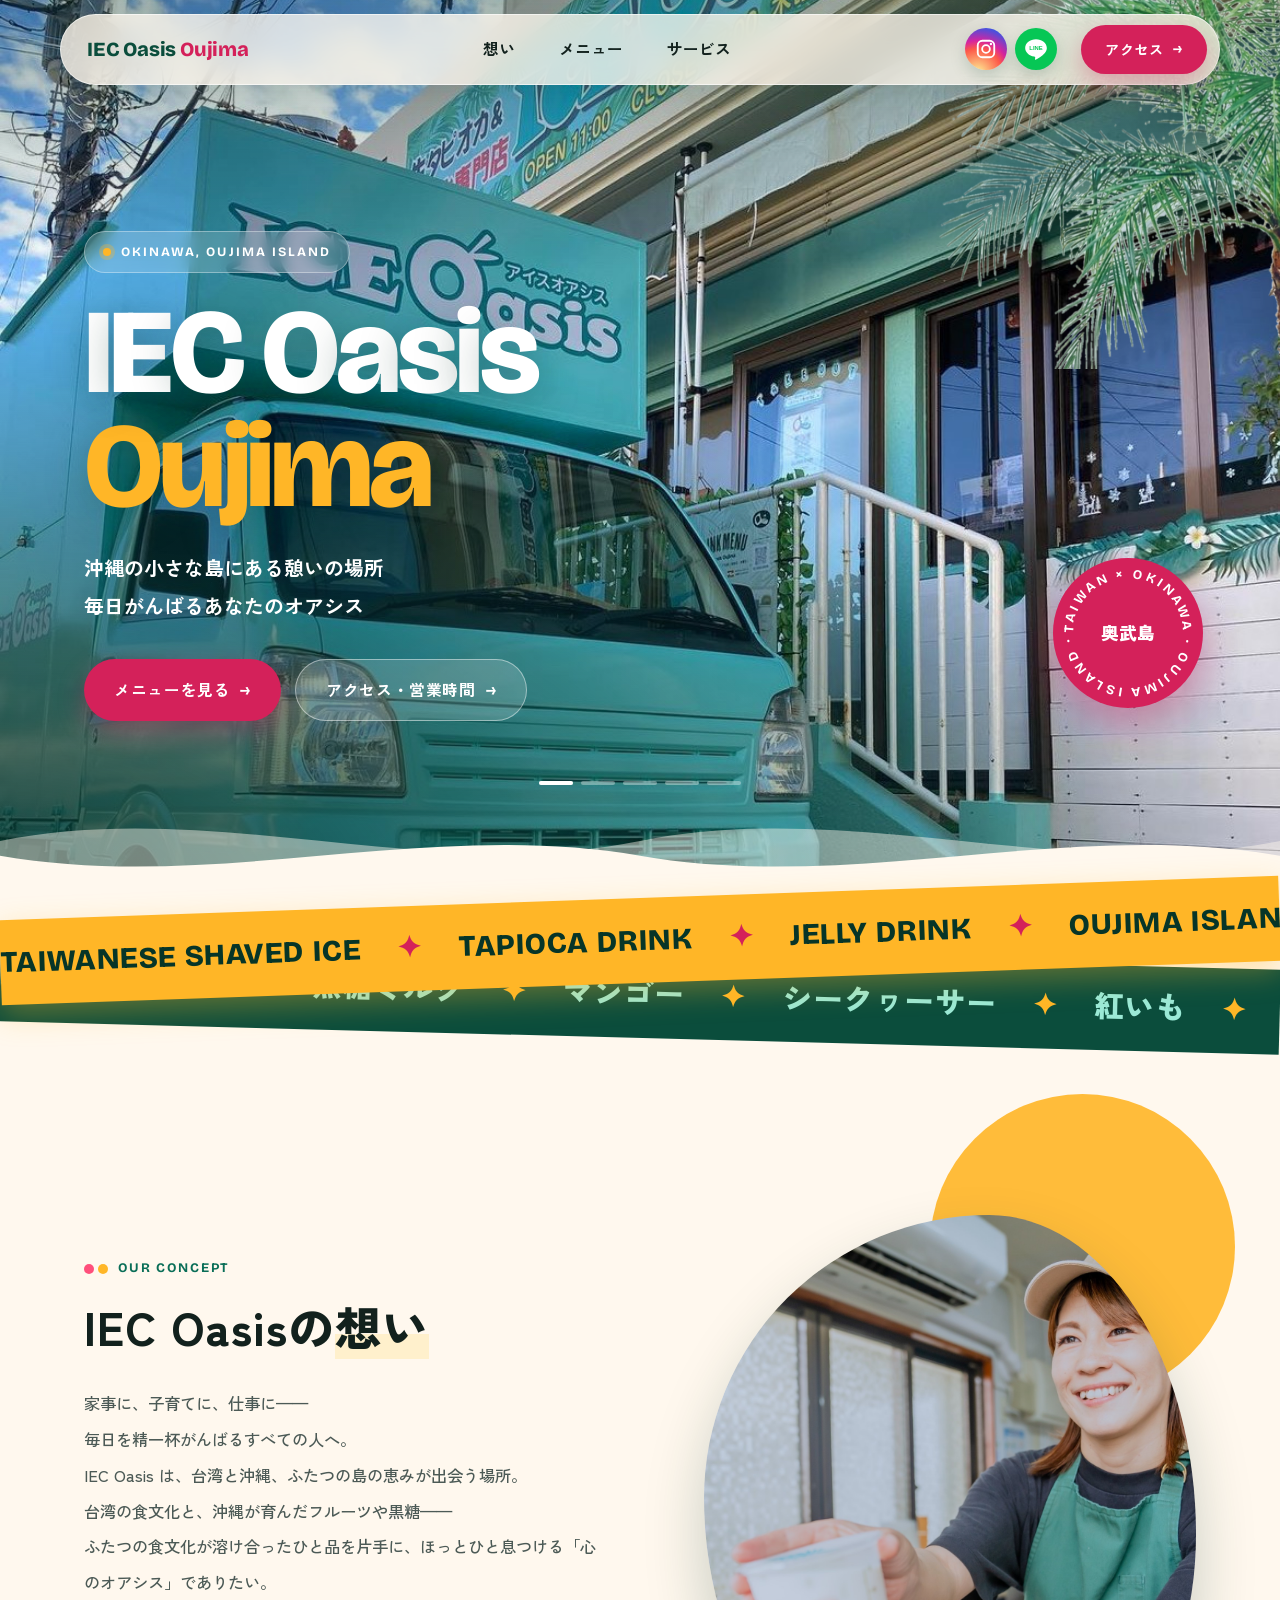
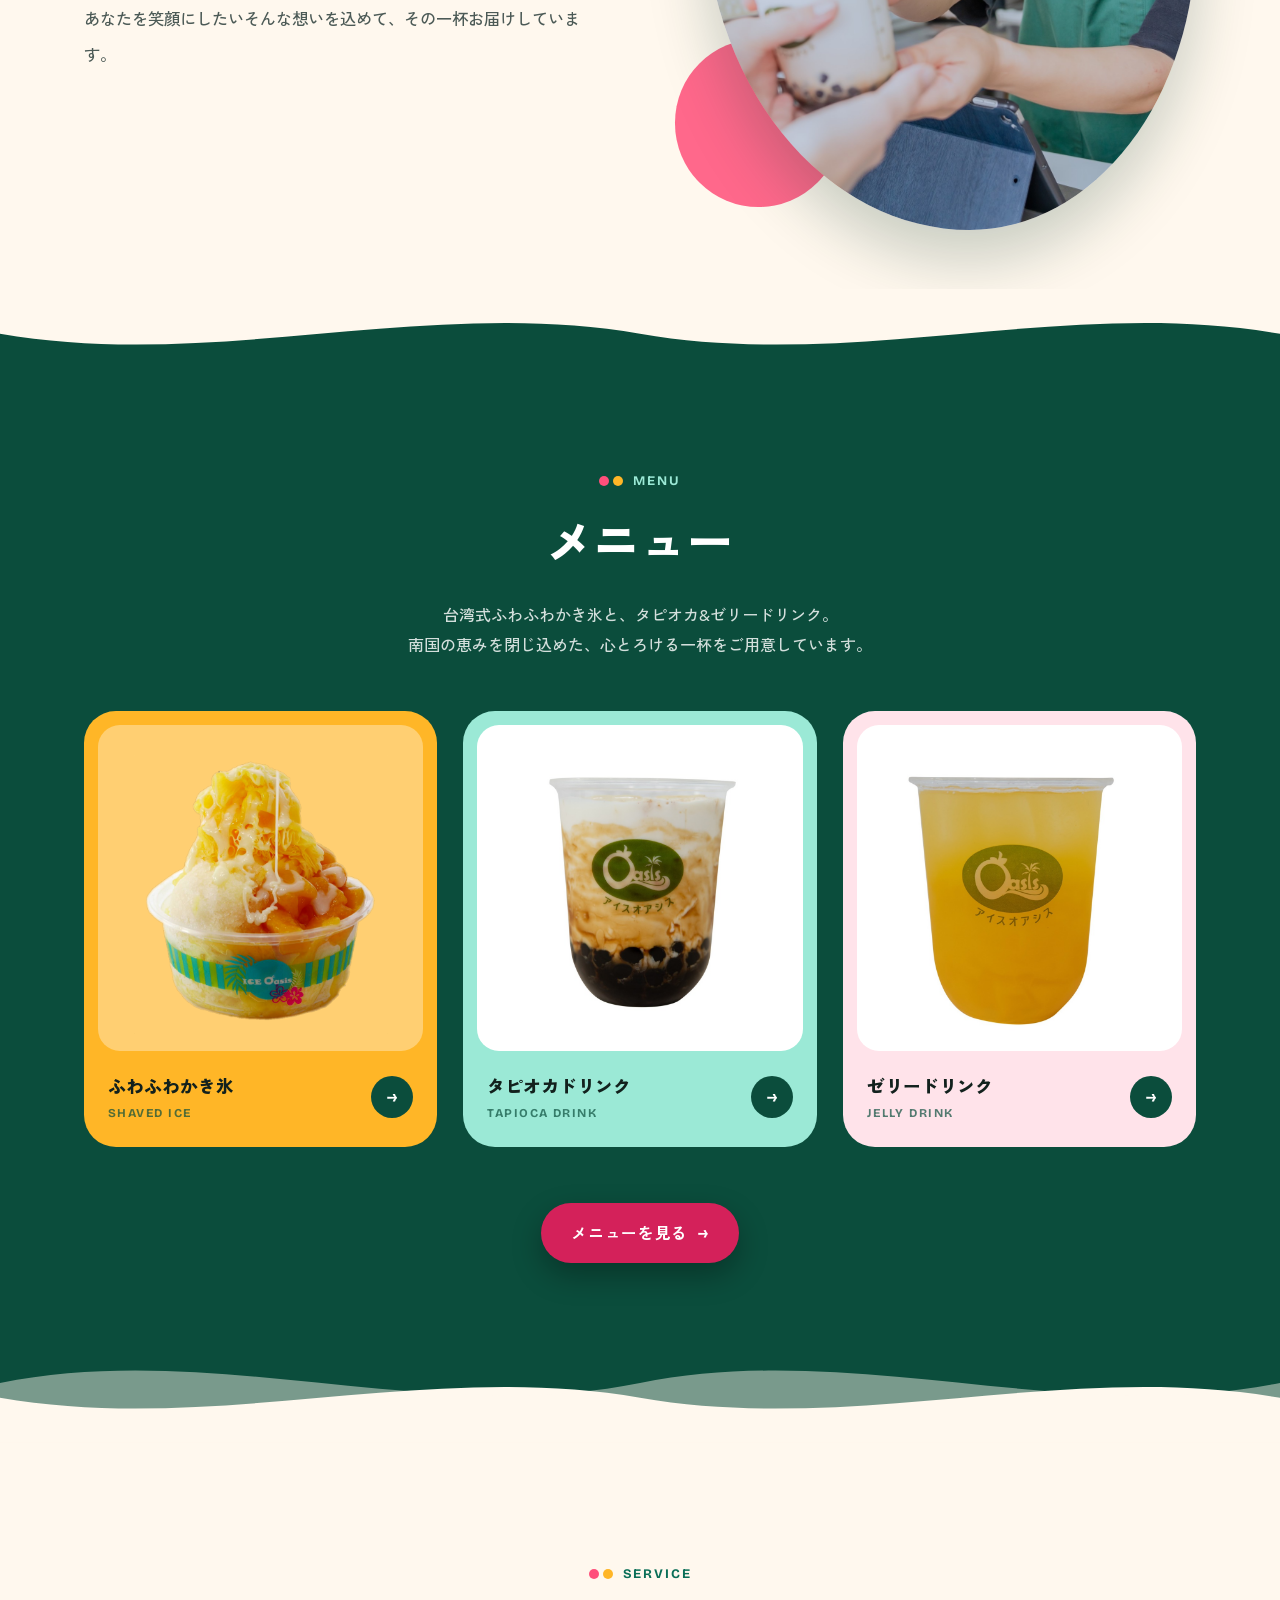
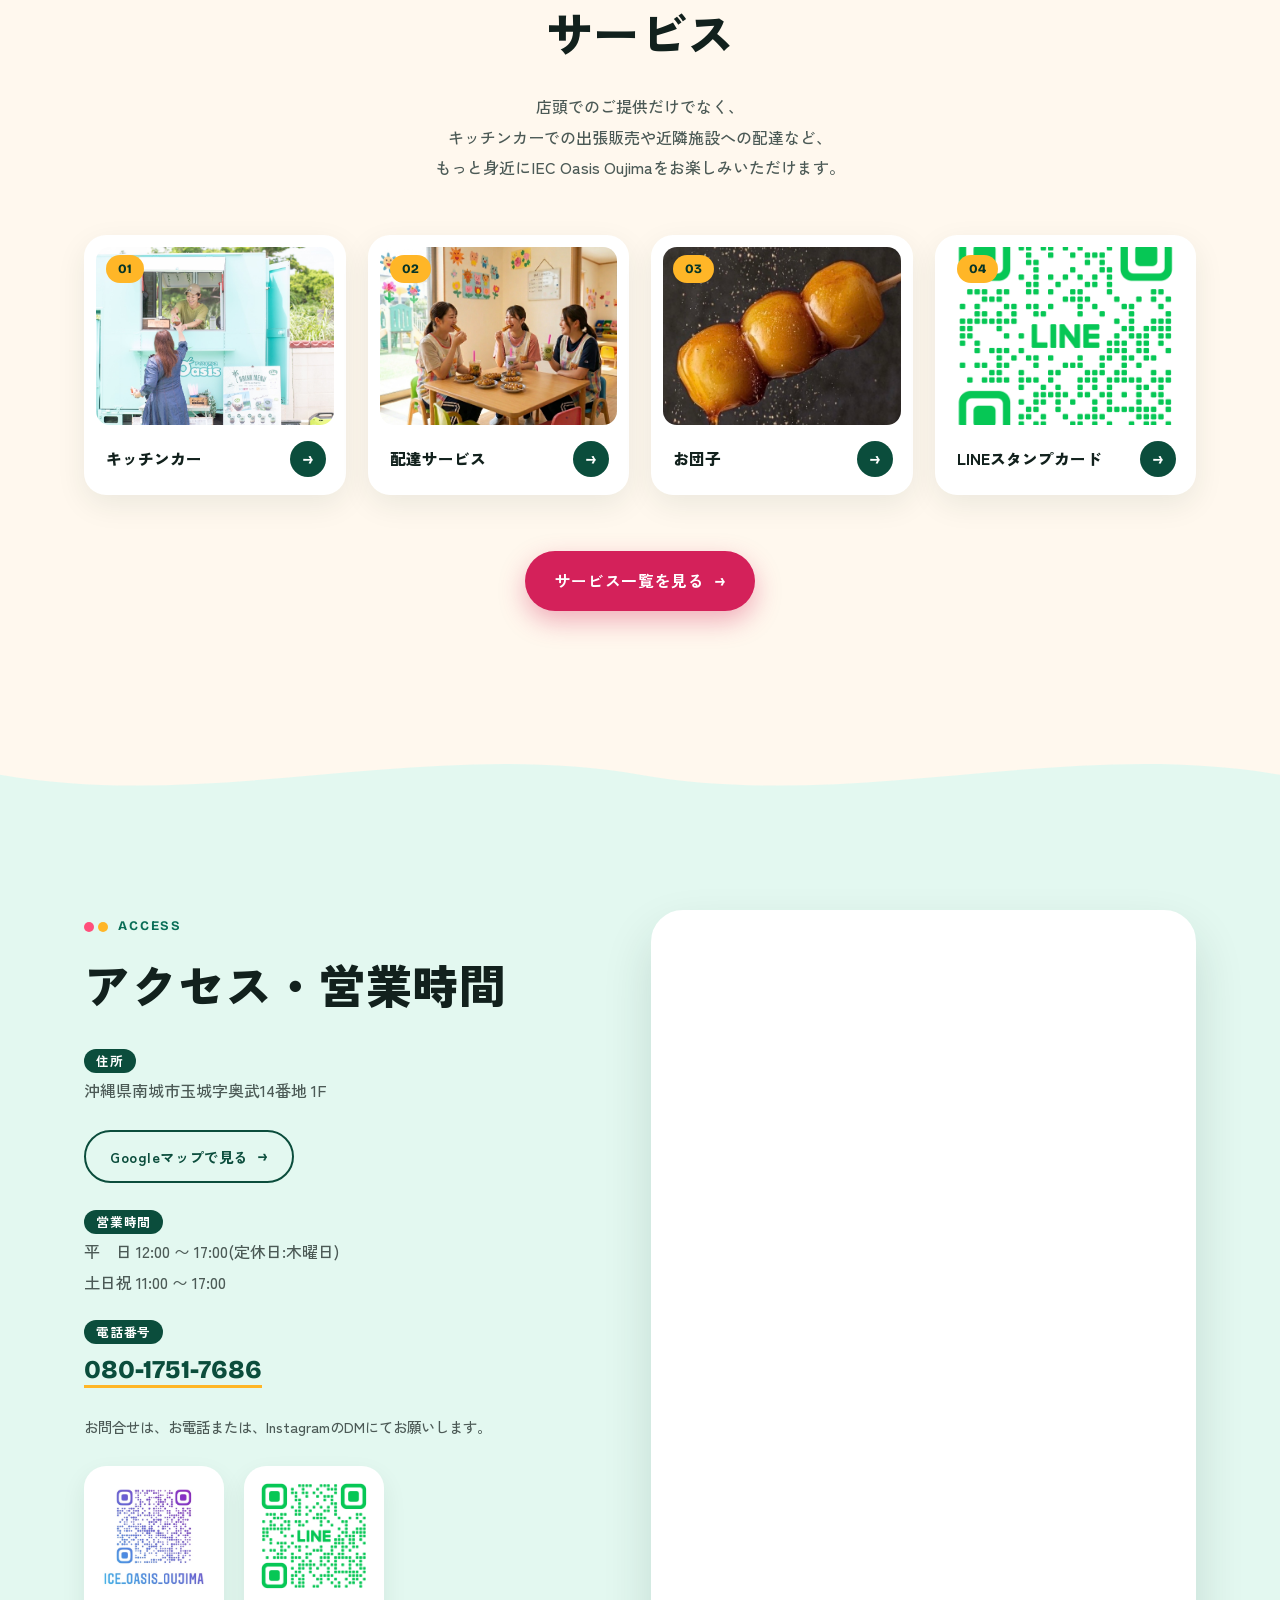
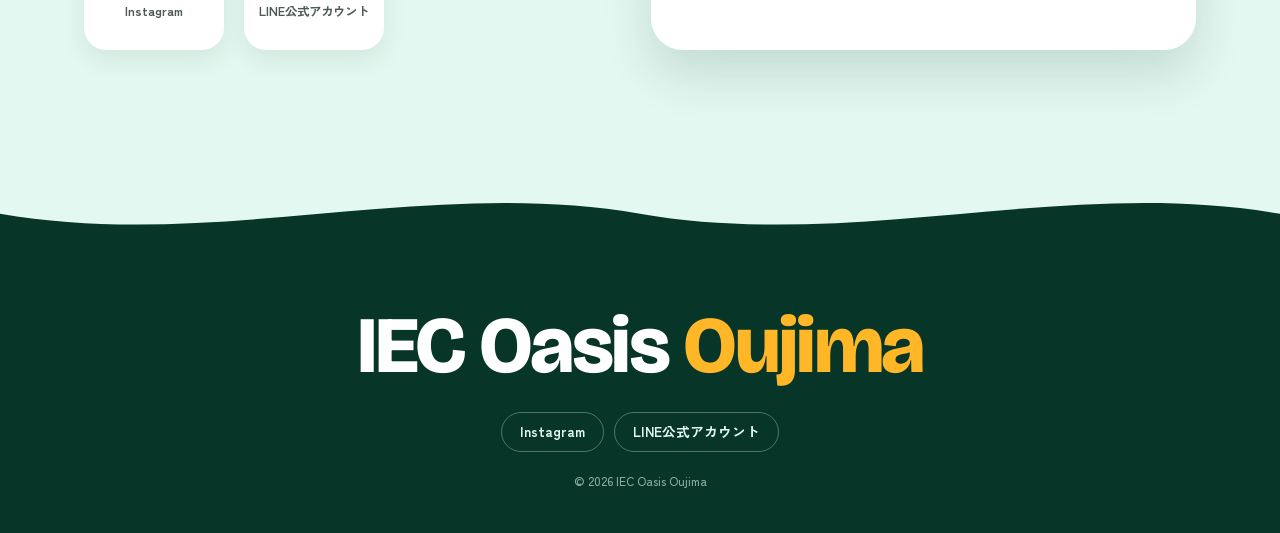
<file: index.html>
<!DOCTYPE html>
<html lang="ja">
<head>
<meta charset="UTF-8">
<meta name="viewport" content="width=device-width, initial-scale=1.0">
<meta name="description" content="沖縄・奥武島の海をイメージした、台湾と沖縄の恵みが出会うタピオカ&ゼリードリンク&台湾ふわふわかき氷の専門店 IEC Oasis Oujima。家事に子育てに仕事に、がんばる毎日を過ごすあなたと家族の「心のオアシス」です。">
<meta name="theme-color" content="#0b4d3c">
<title>IEC Oasis Oujima | Emerald Island Drinks</title>
<link rel="preconnect" href="https://fonts.googleapis.com">
<link rel="preconnect" href="https://fonts.gstatic.com" crossorigin>
<link href="https://fonts.googleapis.com/css2?family=Bricolage+Grotesque:opsz,wght@12..96,700;12..96,800&family=Zen+Kaku+Gothic+New:wght@500;700;900&display=swap" rel="stylesheet">
<link rel="preload" as="image" href="images/slider/slider-1.JPG">
<link rel="stylesheet" href="css/style.css">
<script type="application/ld+json">
{
  "@context": "https://schema.org",
  "@type": "CafeOrCoffeeShop",
  "name": "IEC Oasis Oujima",
  "description": "台湾式ふわふわかき氷とタピオカ・ゼリードリンクの専門店",
  "telephone": "+81-80-1751-7686",
  "address": {
    "@type": "PostalAddress",
    "streetAddress": "玉城字奥武14番地 1F",
    "addressLocality": "南城市",
    "addressRegion": "沖縄県",
    "addressCountry": "JP"
  },
  "geo": {
    "@type": "GeoCoordinates",
    "latitude": 26.1313462,
    "longitude": 127.7723122
  },
  "hasMap": "https://maps.app.goo.gl/voPFWVJ7KBdVcmAC6",
  "priceRange": "¥550〜¥950",
  "sameAs": [
    "https://www.instagram.com/ice_oasis_oujima/",
    "https://page.line.me/153mvtel"
  ],
  "openingHoursSpecification": [
    {
      "@type": "OpeningHoursSpecification",
      "dayOfWeek": ["Monday", "Tuesday", "Wednesday", "Friday"],
      "opens": "12:00",
      "closes": "17:00"
    },
    {
      "@type": "OpeningHoursSpecification",
      "dayOfWeek": ["Saturday", "Sunday"],
      "opens": "11:00",
      "closes": "17:00"
    }
  ]
}
</script>
</head>
<body>

<header class="site-header" id="siteHeader">
  <div class="container header-inner">
    <a class="logo" href="#">IEC Oasis <em>Oujima</em></a>
    <button class="nav-toggle" id="navToggle" type="button" aria-label="メニューを開く" aria-expanded="false" aria-controls="siteNav">
      <span></span><span></span><span></span>
    </button>
    <nav id="siteNav">
      <ul>
        <li><a href="#concept">想い</a></li>
        <li><a href="menu.html">メニュー</a></li>
        <li><a href="service.html">サービス</a></li>
        <li class="nav-cta-item"><a class="btn btn-solid" href="#access">アクセス</a></li>
      </ul>
    </nav>
    <ul class="header-sns">
      <li><a class="sns-btn sns-btn--instagram" href="https://www.instagram.com/ice_oasis_oujima/" target="_blank" rel="noopener" aria-label="Instagram(新しいタブで開く)"><svg viewBox="0 0 24 24" aria-hidden="true"><rect x="3" y="3" width="18" height="18" rx="5" fill="none" stroke="currentColor" stroke-width="2"/><circle cx="12" cy="12" r="4.2" fill="none" stroke="currentColor" stroke-width="2"/><circle cx="17.4" cy="6.6" r="1.3" fill="currentColor"/></svg></a></li>
      <li><a class="sns-btn sns-btn--line" href="https://page.line.me/153mvtel" target="_blank" rel="noopener" aria-label="LINE公式アカウント(新しいタブで開く)"><svg viewBox="0 0 24 24" aria-hidden="true"><path fill="currentColor" d="M12 3C6.5 3 2 6.6 2 11c0 3.9 3.5 7.2 8.3 7.9.3.1.8.2.9.5.1.3.1.7 0 1l-.1.9c0 .3-.2 1 .9.5s6-3.5 8.2-6.1C21.4 14 22 12.6 22 11c0-4.4-4.5-8-10-8z"/><text x="12" y="13.1" text-anchor="middle" font-family="Arial, sans-serif" font-size="5.4" font-weight="700" fill="#06c755">LINE</text></svg></a></li>
    </ul>
    <a class="btn btn-solid nav-cta" href="#access">アクセス</a>
  </div>
</header>

<!-- ヒーロー:data-video に Higgsfield で動画化したループ動画のパスを入れると、動画背景に切り替わる(未設定時は画像スライダー) -->
<section class="hero" id="hero" data-video="" data-video-poster="images/slider/slider-3.JPG">
  <div class="hero-slider" id="heroSlider" aria-hidden="true">
    <div class="hero-slide is-active" data-image="images/slider/slider-1.JPG"></div>
    <div class="hero-slide" data-image="images/slider/slider-2.jpeg"></div>
    <div class="hero-slide" data-image="images/slider/slider-3.JPG"></div>
    <div class="hero-slide" data-image="images/slider/slider-4.JPG"></div>
    <div class="hero-slide" data-image="images/slider/slider-5.jpg"></div>
  </div>
  <div class="hero-overlay"></div>
  <img class="hero-palm" src="images/bg/palm-720.png" alt="" width="720" height="508" aria-hidden="true" fetchpriority="low" decoding="async">

  <div class="container hero-inner">
    <p class="hero-tag">Okinawa, Oujima Island</p>
    <h1 data-split>IEC Oasis <em>Oujima</em></h1>
    <p class="catch">沖縄の小さな島にある憩いの場所<br>毎日がんばるあなたのオアシス</p>
    <div class="hero-actions">
      <a class="btn btn-solid" href="menu.html">メニューを見る</a>
      <a class="btn btn-glass" href="#access">アクセス・営業時間</a>
    </div>
  </div>

  <div class="hero-badge" aria-hidden="true">
    <svg viewBox="0 0 120 120">
      <defs><path id="badgeCircle" d="M60 60 m-48 0 a48 48 0 1 1 96 0 a48 48 0 1 1 -96 0"/></defs>
      <text><textPath href="#badgeCircle" textLength="298" lengthAdjust="spacing">TAIWAN × OKINAWA · OUJIMA ISLAND ·</textPath></text>
    </svg>
    <span class="hero-badge-center">奥武島</span>
  </div>

  <div class="hero-progress" id="heroProgress" aria-hidden="true">
    <span class="is-active"></span><span></span><span></span><span></span><span></span>
  </div>

  <div class="wave wave--bottom wave--shell" aria-hidden="true">
    <svg viewBox="0 0 2880 120" preserveAspectRatio="none"><path fill="currentColor" d="M0 60 C240 110 480 10 720 60 C960 110 1200 10 1440 60 C1680 110 1920 10 2160 60 C2400 110 2640 10 2880 60 V120 H0 Z"/></svg>
    <svg viewBox="0 0 2880 120" preserveAspectRatio="none"><path fill="currentColor" d="M0 50 C240 0 480 100 720 50 C960 0 1200 100 1440 50 C1680 0 1920 100 2160 50 C2400 0 2640 100 2880 50 V120 H0 Z"/></svg>
  </div>
</section>

<div class="marquee-band" aria-hidden="true">
  <div class="marquee marquee--mango">
    <div class="marquee-track"><span>Taiwanese Shaved Ice</span><span>Tapioca Drink</span><span>Jelly Drink</span><span>Oujima Island</span></div>
    <div class="marquee-track"><span>Taiwanese Shaved Ice</span><span>Tapioca Drink</span><span>Jelly Drink</span><span>Oujima Island</span></div>
  </div>
  <div class="marquee marquee--emerald">
    <div class="marquee-track"><span>ふわふわかき氷</span><span>黒糖ミルク</span><span>マンゴー</span><span>シークヮーサー</span><span>紅いも</span></div>
    <div class="marquee-track"><span>ふわふわかき氷</span><span>黒糖ミルク</span><span>マンゴー</span><span>シークヮーサー</span><span>紅いも</span></div>
  </div>
</div>

<section id="concept" class="concept">
  <div class="container concept-inner">
    <div class="concept-text reveal">
      <p class="eyebrow">Our Concept</p>
      <h2>IEC Oasisの<em>想い</em></h2>
      <p>
        家事に、子育てに、仕事に——<br>
        毎日を精一杯がんばるすべての人へ。<br>
        IEC Oasis は、台湾と沖縄、ふたつの島の恵みが出会う場所。<br>
        台湾の食文化と、沖縄が育んだフルーツや黒糖——<br>
        ふたつの食文化が溶け合ったひと品を片手に、ほっとひと息つける「心のオアシス」でありたい。<br>
        あなたを笑顔にしたいそんな想いを込めて、その一杯お届けしています。
      </p>
    </div>
    <div class="concept-visual reveal">
      <div class="concept-image" data-image="images/omoi/omoi.JPG" data-parallax="0.08" aria-hidden="true"></div>
    </div>
  </div>
</section>

<section id="menu" class="menu-teaser">
  <div class="wave wave--top wave--shell" aria-hidden="true">
    <svg viewBox="0 0 2880 120" preserveAspectRatio="none"><path fill="currentColor" d="M0 60 C240 110 480 10 720 60 C960 110 1200 10 1440 60 C1680 110 1920 10 2160 60 C2400 110 2640 10 2880 60 V120 H0 Z"/></svg>
  </div>
  <div class="container menu-teaser-inner">
    <p class="eyebrow center">Menu</p>
    <h2 class="reveal">メニュー</h2>
    <p class="reveal lead-text">台湾式ふわふわかき氷と、タピオカ&amp;ゼリードリンク。<br>南国の恵みを閉じ込めた、心とろける一杯をご用意しています。</p>

    <div class="menu-teaser-grid">
      <a class="menu-teaser-item reveal" href="menu.html#kakigori-menu">
        <div class="menu-card-image menu-card-image--cutout" data-image="images/ice-menu/sm/img-mango.png"></div>
        <span class="menu-teaser-label">
          <span>
            <span class="menu-teaser-ja">ふわふわかき氷</span>
            <span class="menu-teaser-en">Shaved Ice</span>
          </span>
        </span>
      </a>
      <a class="menu-teaser-item reveal" href="menu.html#tapioca-drink">
        <div class="menu-card-image" data-image="images/drink-menu/kokutou-milk.JPG"></div>
        <span class="menu-teaser-label">
          <span>
            <span class="menu-teaser-ja">タピオカドリンク</span>
            <span class="menu-teaser-en">Tapioca Drink</span>
          </span>
        </span>
      </a>
      <a class="menu-teaser-item reveal" href="menu.html#jelly-drink">
        <div class="menu-card-image" data-image="images/drink-menu/mango-jelly.JPG"></div>
        <span class="menu-teaser-label">
          <span>
            <span class="menu-teaser-ja">ゼリードリンク</span>
            <span class="menu-teaser-en">Jelly Drink</span>
          </span>
        </span>
      </a>
    </div>

    <a class="btn btn-solid reveal" href="menu.html">メニューを見る</a>
  </div>
  <div class="wave wave--bottom wave--shell" aria-hidden="true">
    <svg viewBox="0 0 2880 120" preserveAspectRatio="none"><path fill="currentColor" d="M0 60 C240 110 480 10 720 60 C960 110 1200 10 1440 60 C1680 110 1920 10 2160 60 C2400 110 2640 10 2880 60 V120 H0 Z"/></svg>
    <svg viewBox="0 0 2880 120" preserveAspectRatio="none"><path fill="currentColor" d="M0 50 C240 0 480 100 720 50 C960 0 1200 100 1440 50 C1680 0 1920 100 2160 50 C2400 0 2640 100 2880 50 V120 H0 Z"/></svg>
  </div>
</section>

<section id="services" class="services-teaser">
  <div class="container services-teaser-inner">
    <p class="eyebrow center">Service</p>
    <h2 class="reveal">サービス</h2>
    <p class="reveal lead-text">店頭でのご提供だけでなく、<br>キッチンカーでの出張販売や近隣施設への配達など、<br>もっと身近にIEC Oasis Oujimaをお楽しみいただけます。</p>

    <div class="service-teaser-grid">
      <a class="service-teaser-item reveal" href="service.html#kitchen-car">
        <div class="menu-card-image" data-image="images/service/kitchencar.JPG"></div>
        <span class="service-teaser-label">キッチンカー</span>
      </a>
      <a class="service-teaser-item reveal" href="service.html#delivery">
        <div class="menu-card-image" data-image="images/service/haitatu.jpeg"></div>
        <span class="service-teaser-label">配達サービス</span>
      </a>
      <a class="service-teaser-item reveal" href="service.html#dango">
        <div class="menu-card-image" data-image="images/service/mitarashidango.jpg"></div>
        <span class="service-teaser-label">お団子</span>
      </a>
      <a class="service-teaser-item reveal" href="service.html#line-stamp">
        <div class="menu-card-image" data-image="images/service/line.png"></div>
        <span class="service-teaser-label">LINEスタンプカード</span>
      </a>
    </div>

    <a class="btn btn-solid reveal" href="service.html">サービス一覧を見る</a>
  </div>
</section>

<section id="access" class="access">
  <div class="wave wave--top wave--shell" aria-hidden="true">
    <svg viewBox="0 0 2880 120" preserveAspectRatio="none"><path fill="currentColor" d="M0 60 C240 110 480 10 720 60 C960 110 1200 10 1440 60 C1680 110 1920 10 2160 60 C2400 110 2640 10 2880 60 V120 H0 Z"/></svg>
  </div>
  <div class="container access-inner">
    <div class="access-info reveal">
      <p class="eyebrow">Access</p>
      <h2>アクセス・営業時間</h2>
      <p><strong>住所</strong><br>沖縄県南城市玉城字奥武14番地 1F</p>
      <p><a class="btn btn-outline access-map-link" href="https://maps.app.goo.gl/voPFWVJ7KBdVcmAC6" target="_blank" rel="noopener">Googleマップで見る</a></p>
      <p><strong>営業時間</strong><br>平　日 12:00 〜 17:00(定休日:木曜日)<br>土日祝 11:00 〜 17:00</p>
      <p><strong>電話番号</strong><br><a href="tel:08017517686">080-1751-7686</a></p>
      <p class="access-note">お問合せは、お電話または、InstagramのDMにてお願いします。</p>
      <div class="access-qr-list">
        <a class="access-qr-item" href="https://www.instagram.com/ice_oasis_oujima/" target="_blank" rel="noopener">
          <img src="images/access/instagram.JPG" alt="Instagram QRコード" width="120" height="120" loading="lazy">
          <p>Instagram</p>
        </a>
        <a class="access-qr-item" href="https://page.line.me/153mvtel" target="_blank" rel="noopener">
          <img src="images/access/line.png" alt="LINE公式アカウント QRコード" width="120" height="120" loading="lazy">
          <p>LINE公式アカウント</p>
        </a>
      </div>
    </div>
    <div class="access-map reveal">
      <iframe
        src="https://www.google.com/maps?q=26.1313462,127.7723122&output=embed"
        width="100%"
        height="100%"
        style="border:0;"
        allowfullscreen=""
        loading="lazy"
        referrerpolicy="no-referrer-when-downgrade"
        title="IEC Oasis Oujima 地図"></iframe>
    </div>
  </div>
</section>

<footer class="site-footer">
  <div class="wave wave--top wave--pale" aria-hidden="true">
    <svg viewBox="0 0 2880 120" preserveAspectRatio="none"><path fill="currentColor" d="M0 60 C240 110 480 10 720 60 C960 110 1200 10 1440 60 C1680 110 1920 10 2160 60 C2400 110 2640 10 2880 60 V120 H0 Z"/></svg>
  </div>
  <div class="container footer-inner">
    <p class="logo">IEC Oasis <em>Oujima</em></p>
    <ul class="footer-social">
      <li><a href="https://www.instagram.com/ice_oasis_oujima/" target="_blank" rel="noopener">Instagram</a></li>
      <li><a href="https://page.line.me/153mvtel" target="_blank" rel="noopener">LINE公式アカウント</a></li>
    </ul>
    <p class="copyright">&copy; 2026 IEC Oasis Oujima</p>
  </div>
</footer>

<script src="js/script.js"></script>
</body>
</html>
</file>
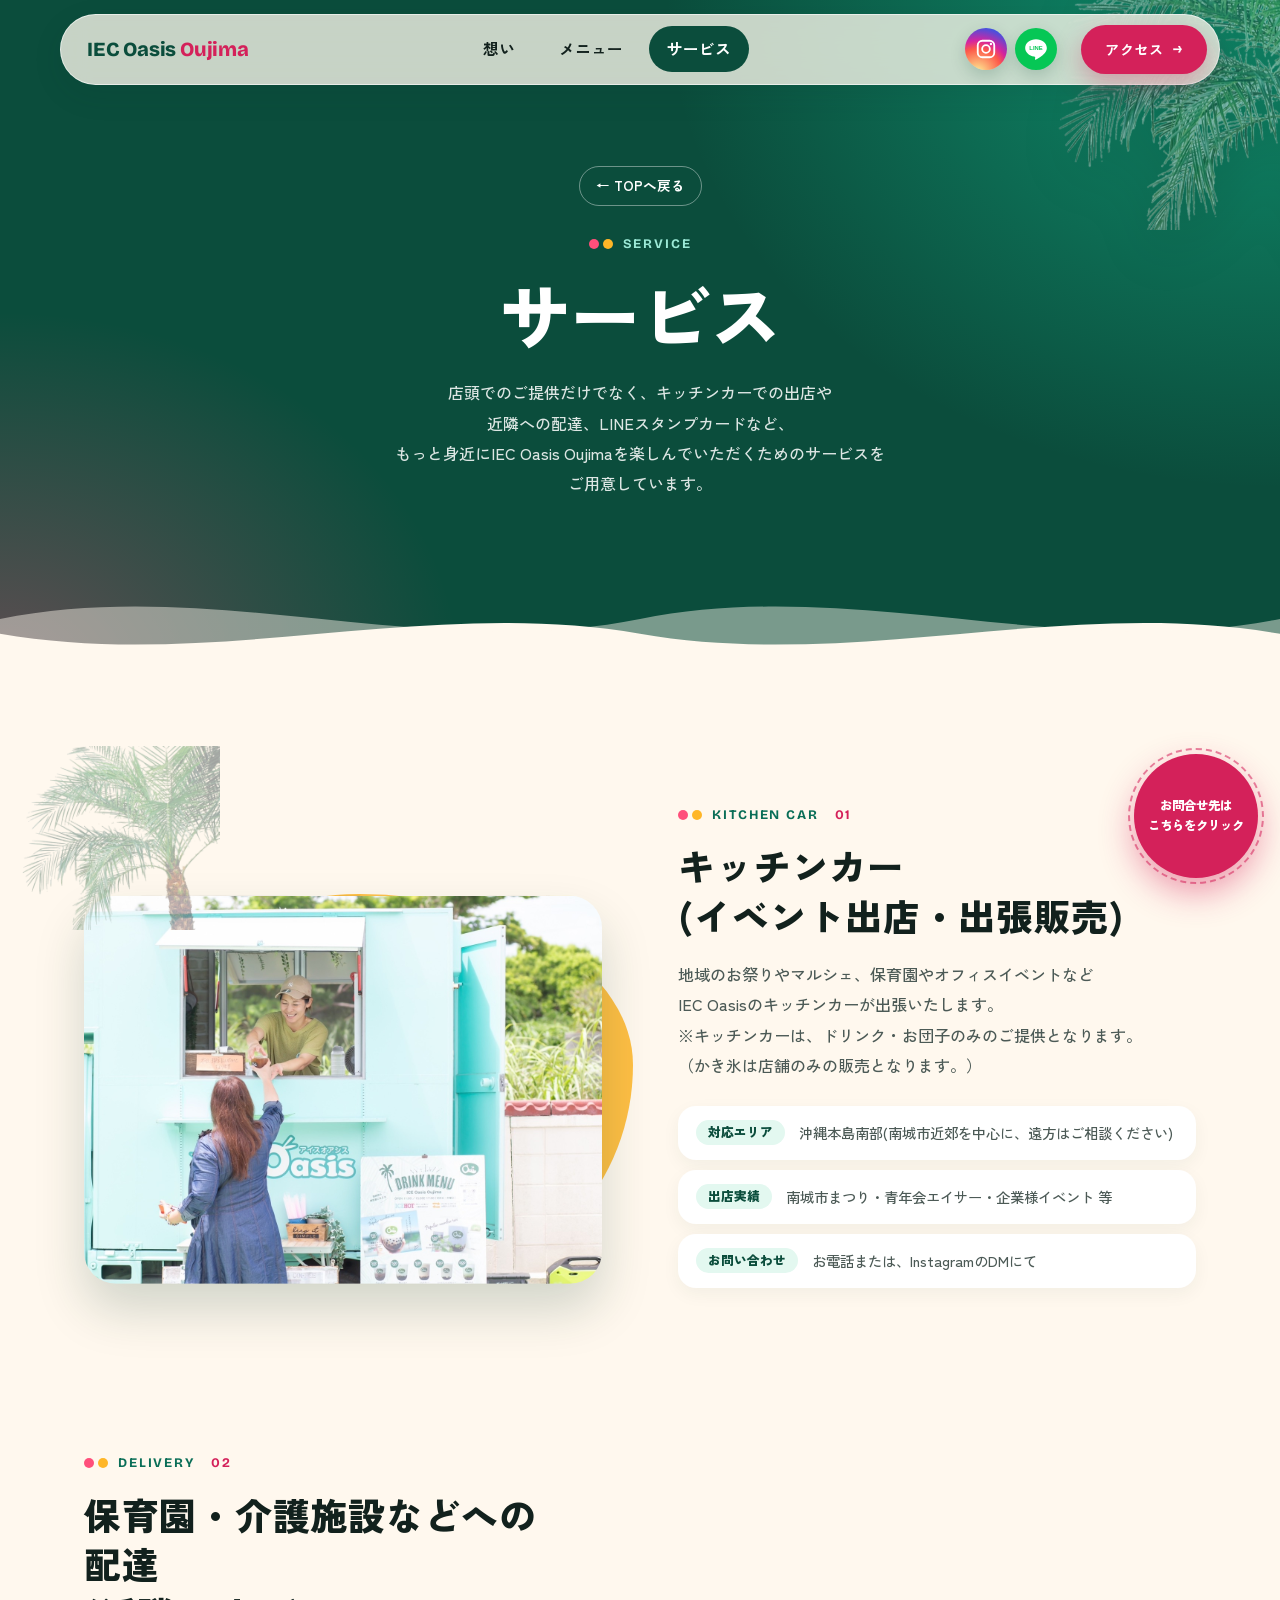
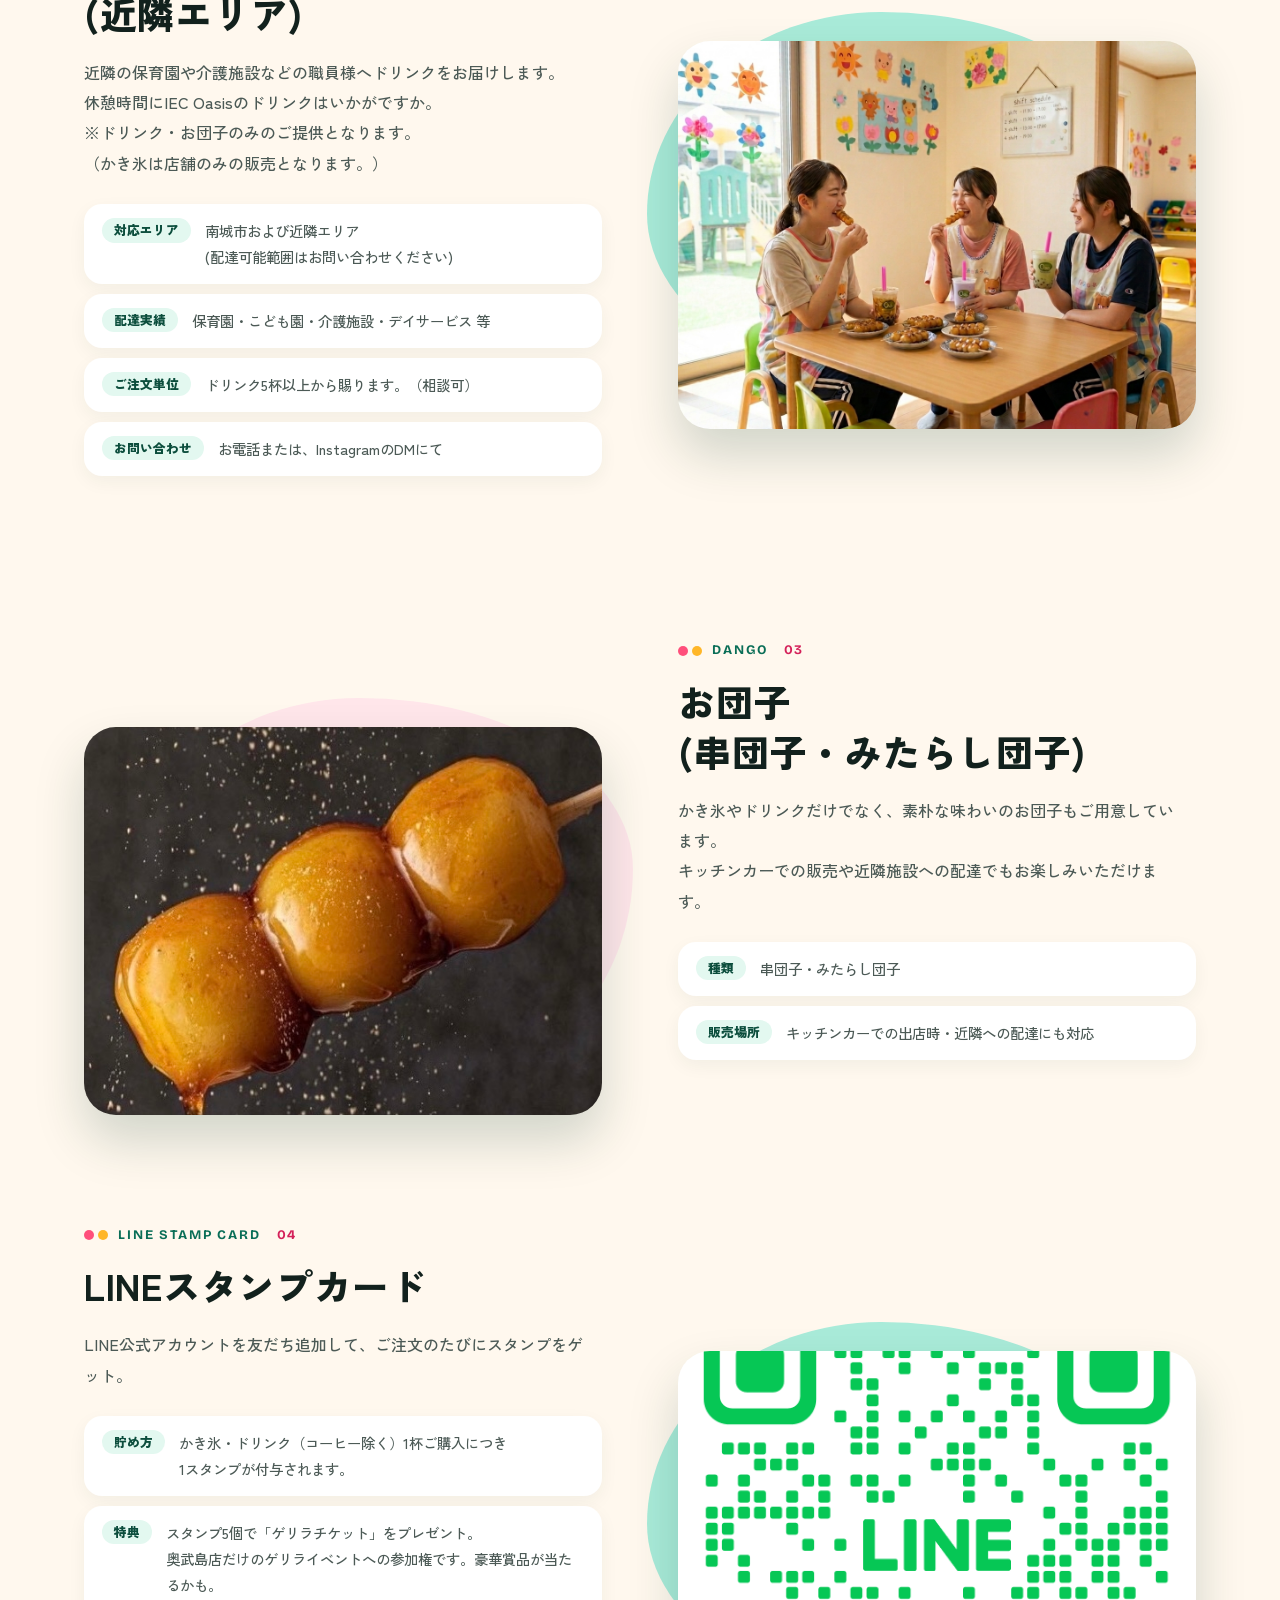
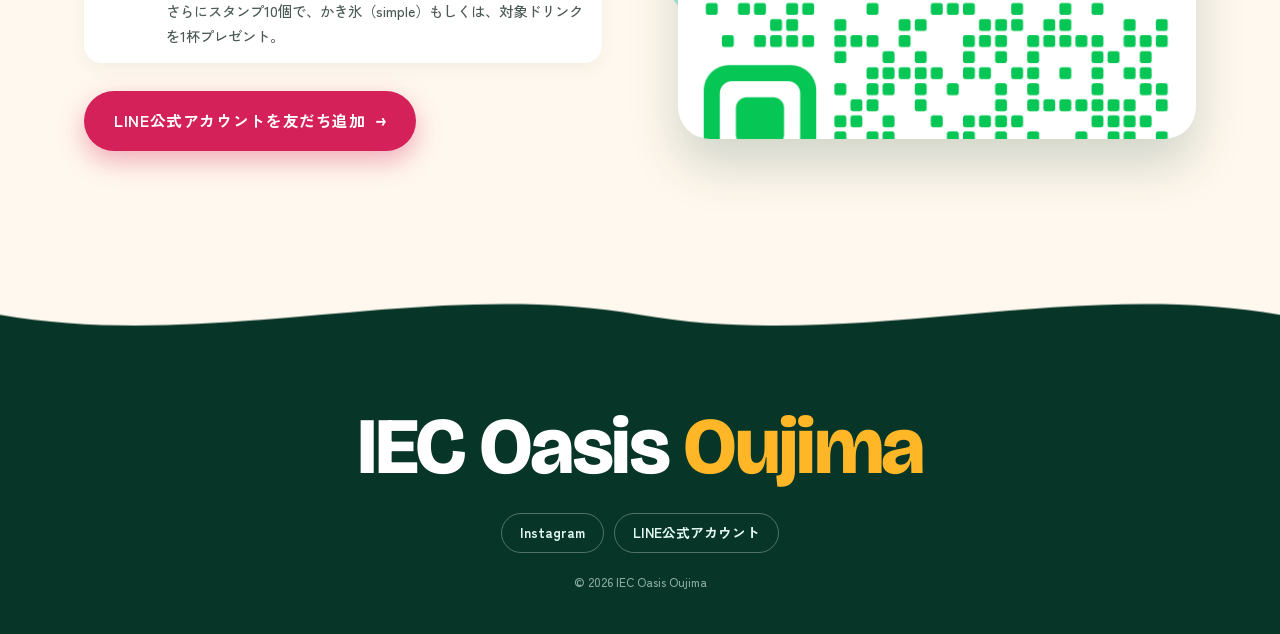
<file: service.html>
<!DOCTYPE html>
<html lang="ja">
<head>
<meta charset="UTF-8">
<meta name="viewport" content="width=device-width, initial-scale=1.0">
<meta name="theme-color" content="#0b4d3c">
<meta name="description" content="IEC Oasis Oujimaのサービスのご案内。イベント出店・移動販売のキッチンカー、保育園や介護施設など近隣への配達、LINEスタンプカードなど、沖縄・奥武島の台湾式かき氷とタピオカ&ゼリードリンクをより身近にお届けします。">
<title>サービス | IEC Oasis Oujima</title>
<link rel="preconnect" href="https://fonts.googleapis.com">
<link rel="preconnect" href="https://fonts.gstatic.com" crossorigin>
<link href="https://fonts.googleapis.com/css2?family=Bricolage+Grotesque:opsz,wght@12..96,700;12..96,800&family=Zen+Kaku+Gothic+New:wght@500;700;900&display=swap" rel="stylesheet">
<link rel="stylesheet" href="css/style.css">
<script type="application/ld+json">
{
  "@context": "https://schema.org",
  "@type": "CafeOrCoffeeShop",
  "name": "IEC Oasis Oujima",
  "description": "台湾式ふわふわかき氷とタピオカ・ゼリードリンクの専門店",
  "telephone": "+81-80-1751-7686",
  "address": {
    "@type": "PostalAddress",
    "streetAddress": "玉城字奥武14番地 1F",
    "addressLocality": "南城市",
    "addressRegion": "沖縄県",
    "addressCountry": "JP"
  },
  "geo": {
    "@type": "GeoCoordinates",
    "latitude": 26.1313462,
    "longitude": 127.7723122
  },
  "hasMap": "https://maps.app.goo.gl/voPFWVJ7KBdVcmAC6",
  "priceRange": "¥550〜¥950",
  "sameAs": [
    "https://www.instagram.com/ice_oasis_oujima/",
    "https://page.line.me/153mvtel"
  ],
  "openingHoursSpecification": [
    {
      "@type": "OpeningHoursSpecification",
      "dayOfWeek": ["Monday", "Tuesday", "Wednesday", "Friday"],
      "opens": "12:00",
      "closes": "17:00"
    },
    {
      "@type": "OpeningHoursSpecification",
      "dayOfWeek": ["Saturday", "Sunday"],
      "opens": "11:00",
      "closes": "17:00"
    }
  ]
}
</script>
</head>
<body class="menu-page">

<a class="contact-float" href="index.html#access">
  <span class="contact-float-line">お問合せ先は<br>こちらをクリック</span>
</a>

<header class="site-header" id="siteHeader">
  <div class="container header-inner">
    <a class="logo" href="index.html">IEC Oasis <em>Oujima</em></a>
    <button class="nav-toggle" id="navToggle" type="button" aria-label="メニューを開く" aria-expanded="false" aria-controls="siteNav">
      <span></span><span></span><span></span>
    </button>
    <nav id="siteNav">
      <ul>
        <li><a href="index.html#concept">想い</a></li>
        <li><a href="menu.html">メニュー</a></li>
        <li><a href="service.html" aria-current="page">サービス</a></li>
        <li class="nav-cta-item"><a class="btn btn-solid" href="index.html#access">アクセス</a></li>
      </ul>
    </nav>
    <ul class="header-sns">
      <li><a class="sns-btn sns-btn--instagram" href="https://www.instagram.com/ice_oasis_oujima/" target="_blank" rel="noopener" aria-label="Instagram(新しいタブで開く)"><svg viewBox="0 0 24 24" aria-hidden="true"><rect x="3" y="3" width="18" height="18" rx="5" fill="none" stroke="currentColor" stroke-width="2"/><circle cx="12" cy="12" r="4.2" fill="none" stroke="currentColor" stroke-width="2"/><circle cx="17.4" cy="6.6" r="1.3" fill="currentColor"/></svg></a></li>
      <li><a class="sns-btn sns-btn--line" href="https://page.line.me/153mvtel" target="_blank" rel="noopener" aria-label="LINE公式アカウント(新しいタブで開く)"><svg viewBox="0 0 24 24" aria-hidden="true"><path fill="currentColor" d="M12 3C6.5 3 2 6.6 2 11c0 3.9 3.5 7.2 8.3 7.9.3.1.8.2.9.5.1.3.1.7 0 1l-.1.9c0 .3-.2 1 .9.5s6-3.5 8.2-6.1C21.4 14 22 12.6 22 11c0-4.4-4.5-8-10-8z"/><text x="12" y="13.1" text-anchor="middle" font-family="Arial, sans-serif" font-size="5.4" font-weight="700" fill="#06c755">LINE</text></svg></a></li>
    </ul>
    <a class="btn btn-solid nav-cta" href="index.html#access">アクセス</a>
  </div>
</header>

<section class="page-hero">
  <div class="pearls" aria-hidden="true"><span></span><span></span><span></span><span></span><span></span><span></span><span></span><span></span></div>
  <img class="hero-palm" src="images/bg/palm-720.png" alt="" width="720" height="508" aria-hidden="true" fetchpriority="low" decoding="async">
  <div class="container">
    <a class="back-link" href="index.html">&larr; TOPへ戻る</a>
    <p class="eyebrow center">Service</p>
    <h1 class="reveal">サービス</h1>
    <p class="reveal lead-text">店頭でのご提供だけでなく、キッチンカーでの出店や<br>近隣への配達、LINEスタンプカードなど、<br>もっと身近にIEC Oasis Oujimaを楽しんでいただくためのサービスを<br>ご用意しています。</p>
  </div>
  <div class="wave wave--bottom wave--shell" aria-hidden="true">
    <svg viewBox="0 0 2880 120" preserveAspectRatio="none"><path fill="currentColor" d="M0 60 C240 110 480 10 720 60 C960 110 1200 10 1440 60 C1680 110 1920 10 2160 60 C2400 110 2640 10 2880 60 V120 H0 Z"/></svg>
    <svg viewBox="0 0 2880 120" preserveAspectRatio="none"><path fill="currentColor" d="M0 50 C240 0 480 100 720 50 C960 0 1200 100 1440 50 C1680 0 1920 100 2160 50 C2400 0 2640 100 2880 50 V120 H0 Z"/></svg>
  </div>
</section>

<section class="services">
  <div class="container">

    <div id="kitchen-car" class="service-item reveal">
      <div class="service-visual">
        <div class="service-image" data-image="images/service/kitchencar.JPG" data-parallax="0.06" aria-hidden="true"></div>
      </div>
      <div class="service-text">
        <p class="eyebrow">Kitchen Car</p>
        <h2>キッチンカー<br>(イベント出店・出張販売)</h2>
        <p class="lead-text">地域のお祭りやマルシェ、保育園やオフィスイベントなど<br>
                            IEC Oasisのキッチンカーが出張いたします。<br>
                            ※キッチンカーは、ドリンク・お団子のみのご提供となります。<br>
                            （かき氷は店舗のみの販売となります。）</p>
        <dl class="service-meta">
          <div><dt>対応エリア</dt><dd>沖縄本島南部(南城市近郊を中心に、遠方はご相談ください)</dd></div>
          <div><dt>出店実績</dt><dd>南城市まつり・青年会エイサー・企業様イベント 等</dd></div>
          <div><dt>お問い合わせ</dt><dd>お電話または、InstagramのDMにて</dd></div>
        </dl>
      </div>
    </div>

    <div id="delivery" class="service-item reverse reveal">
      <div class="service-visual">
        <div class="service-image" data-image="images/service/haitatu.jpeg" data-parallax="0.06" aria-hidden="true"></div>
      </div>
      <div class="service-text">
        <p class="eyebrow">Delivery</p>
        <h2>保育園・介護施設などへの配達<br>(近隣エリア)</h2>
        <p class="lead-text">近隣の保育園や介護施設などの職員様へドリンクをお届けします。<br>
                            休憩時間にIEC Oasisのドリンクはいかがですか。<br>
                            ※ドリンク・お団子のみのご提供となります。<br>
                            （かき氷は店舗のみの販売となります。）</p>
        <dl class="service-meta">
          <div><dt>対応エリア</dt><dd>南城市および近隣エリア<br>(配達可能範囲はお問い合わせください)</dd></div>
          <div><dt>配達実績</dt><dd>保育園・こども園・介護施設・デイサービス 等</dd></div>
          <div><dt>ご注文単位</dt><dd>ドリンク5杯以上から賜ります。（相談可）</dd></div>
          <div><dt>お問い合わせ</dt><dd>お電話または、InstagramのDMにて</dd></div>
        </dl>
      </div>
    </div>

    <div id="dango" class="service-item reveal">
      <div class="service-visual">
        <div class="service-image" data-image="images/service/mitarashidango.jpg" data-parallax="0.06" aria-hidden="true"></div>
      </div>
      <div class="service-text">
        <p class="eyebrow">Dango</p>
        <h2>お団子<br>(串団子・みたらし団子)</h2>
        <p class="lead-text">かき氷やドリンクだけでなく、素朴な味わいのお団子もご用意しています。<br>
                            キッチンカーでの販売や近隣施設への配達でもお楽しみいただけます。</p>
        <dl class="service-meta">
          <div><dt>種類</dt><dd>串団子・みたらし団子</dd></div>
          <div><dt>販売場所</dt><dd>キッチンカーでの出店時・近隣への配達にも対応</dd></div>
        </dl>
      </div>
    </div>

    <div id="line-stamp" class="service-item reverse reveal">
      <div class="service-visual">
        <div class="service-image" data-image="images/service/line.png" data-parallax="0.06" aria-hidden="true"></div>
      </div>
      <div class="service-text">
        <p class="eyebrow">LINE Stamp Card</p>
        <h2>LINEスタンプカード</h2>
        <p class="lead-text">LINE公式アカウントを友だち追加して、ご注文のたびにスタンプをゲット。</p>
        <dl class="service-meta">
          <div><dt>貯め方</dt><dd>かき氷・ドリンク（コーヒー除く）1杯ご購入につき<br>1スタンプが付与されます。</dd></div>
          <div><dt>特典</dt><dd>スタンプ5個で「ゲリラチケット」をプレゼント。<br>
                              奥武島店だけのゲリライベントへの参加権です。豪華賞品が当たるかも。<br>
                              さらにスタンプ10個で、かき氷（simple）もしくは、対象ドリンクを1杯プレゼント。</dd>
          </div>
        </dl>
        <a class="btn btn-solid" href="https://page.line.me/153mvtel" target="_blank" rel="noopener">LINE公式アカウントを友だち追加</a>
      </div>
    </div>

  </div>
</section>

<img class="page-decor" src="images/bg/bg-haike2.png" alt="" aria-hidden="true">

<footer class="site-footer">
  <div class="wave wave--top wave--shell" aria-hidden="true">
    <svg viewBox="0 0 2880 120" preserveAspectRatio="none"><path fill="currentColor" d="M0 60 C240 110 480 10 720 60 C960 110 1200 10 1440 60 C1680 110 1920 10 2160 60 C2400 110 2640 10 2880 60 V120 H0 Z"/></svg>
  </div>
  <div class="container footer-inner">
    <p class="logo">IEC Oasis <em>Oujima</em></p>
    <ul class="footer-social">
      <li><a href="https://www.instagram.com/ice_oasis_oujima/" target="_blank" rel="noopener">Instagram</a></li>
      <li><a href="https://page.line.me/153mvtel" target="_blank" rel="noopener">LINE公式アカウント</a></li>
    </ul>
    <p class="copyright">&copy; 2026 IEC Oasis Oujima</p>
  </div>
</footer>

<script src="js/script.js"></script>
</body>
</html>
</file>
<file: css/style.css>
/* ===== 基本設定(奥武島のエメラルド × ハイビスカス × マンゴー) ===== */
:root {
  --color-emerald: #14c99a;
  --color-emerald-dark: #0a6e57;
  --color-emerald-pale: #e3f8f0;
  --color-mint: #9be9d6;
  --color-jungle: #0b4d3c;
  --color-jungle-deep: #073528;
  --color-hibiscus: #ff4f7b;
  --color-hibiscus-deep: #d4215a;
  --color-hibiscus-pale: #ffe3ea;
  --color-mango: #ffb627;
  --color-mango-pale: #fff0cc;
  --color-shell: #fff8ee;
  --color-ink: #12211d;
  --color-muted: #4c5a56;

  --font-en: "Bricolage Grotesque", "Zen Kaku Gothic New", sans-serif;
  --font-body: "Zen Kaku Gothic New", "Hiragino Kaku Gothic ProN", "Yu Gothic", sans-serif;

  --ease: cubic-bezier(0.22, 1, 0.36, 1);
  --radius-lg: 32px;
  --radius-md: 22px;
  --header-h: 76px;
}

* {
  margin: 0;
  padding: 0;
  box-sizing: border-box;
}

html {
  scroll-behavior: smooth;
}

body {
  font-family: var(--font-body);
  font-weight: 500;
  color: var(--color-ink);
  background-color: var(--color-shell);
  line-height: 1.9;
  overflow-x: hidden;
  overflow-x: clip;
  -webkit-font-smoothing: antialiased;
}

body.nav-open {
  overflow: hidden;
}

a {
  color: inherit;
  text-decoration: none;
}

ul {
  list-style: none;
}

img {
  max-width: 100%;
}

:focus-visible {
  outline: 3px solid var(--color-hibiscus);
  outline-offset: 3px;
  border-radius: 6px;
}

.container {
  max-width: 1160px;
  margin: 0 auto;
  padding: 0 24px;
}

section {
  position: relative;
  padding: 120px 0;
}

/* ===== 見出し・共通テキスト ===== */
h1,
h2,
h3,
h4 {
  word-break: auto-phrase;
}

.eyebrow {
  display: inline-flex;
  align-items: center;
  gap: 10px;
  font-family: var(--font-en);
  font-weight: 700;
  font-size: 0.82rem;
  letter-spacing: 0.14em;
  text-transform: uppercase;
  color: var(--color-emerald-dark);
  margin-bottom: 14px;
}

.eyebrow::before {
  content: "";
  width: 10px;
  height: 10px;
  border-radius: 50%;
  background-color: var(--color-hibiscus);
  box-shadow: 14px 0 0 var(--color-mango);
  margin-right: 14px;
}

.eyebrow.center {
  display: flex;
  justify-content: center;
}

h2 {
  font-family: var(--font-body);
  font-weight: 900;
  font-size: clamp(1.9rem, 1.4rem + 2vw, 2.9rem);
  line-height: 1.35;
  letter-spacing: 0.02em;
  margin-bottom: 28px;
}

.menu h2,
.services-teaser h2,
.drink-menu h2 {
  text-align: center;
}

.lead-text {
  color: var(--color-muted);
}

/* ===== ボタン ===== */
.btn {
  position: relative;
  display: inline-flex;
  align-items: center;
  gap: 10px;
  padding: 15px 30px;
  border-radius: 999px;
  font-weight: 700;
  font-size: 0.98rem;
  letter-spacing: 0.04em;
  overflow: hidden;
  isolation: isolate;
  transition: transform 0.35s var(--ease), box-shadow 0.35s var(--ease), color 0.35s var(--ease), background-color 0.35s var(--ease);
}

.btn::after {
  content: "→";
  font-family: var(--font-en);
  transition: transform 0.35s var(--ease);
}

.btn:hover::after {
  transform: translateX(4px);
}

.btn-solid {
  background-color: var(--color-hibiscus-deep);
  color: #fff;
  box-shadow: 0 10px 26px rgba(212, 33, 90, 0.35);
}

.btn-solid::before {
  content: "";
  position: absolute;
  inset: 0;
  z-index: -1;
  background: linear-gradient(110deg, var(--color-hibiscus-deep), var(--color-hibiscus), var(--color-mango));
  transform: translateX(-101%);
  transition: transform 0.5s var(--ease);
}

.btn-solid:hover {
  transform: translateY(-3px);
  box-shadow: 0 16px 34px rgba(212, 33, 90, 0.42);
}

.btn-solid:hover::before {
  transform: translateX(0);
}

.btn-outline {
  border: 2px solid currentColor;
  color: var(--color-jungle);
}

.btn-outline:hover {
  background-color: var(--color-jungle);
  border-color: var(--color-jungle);
  color: #fff;
}

.btn-glass {
  background-color: rgba(255, 255, 255, 0.16);
  border: 1px solid rgba(255, 255, 255, 0.45);
  color: #fff;
  backdrop-filter: blur(10px);
  -webkit-backdrop-filter: blur(10px);
}

.btn-glass:hover {
  background-color: #fff;
  color: var(--color-jungle);
}

/* ===== ヘッダー(浮かぶアイランド型) ===== */
.site-header {
  position: fixed;
  top: 14px;
  left: 0;
  right: 0;
  z-index: 40;
  pointer-events: none;
  transition: transform 0.5s var(--ease);
}

.site-header.is-hidden {
  transform: translateY(-140%);
}

.header-inner {
  pointer-events: auto;
  display: flex;
  justify-content: space-between;
  align-items: center;
  gap: 24px;
  max-width: 1160px;
  margin: 0 auto;
  padding: 10px 12px 10px 26px;
  border-radius: 999px;
  background-color: rgba(255, 248, 238, 0.78);
  border: 1px solid rgba(255, 255, 255, 0.6);
  backdrop-filter: blur(14px) saturate(1.4);
  -webkit-backdrop-filter: blur(14px) saturate(1.4);
  box-shadow: 0 10px 30px rgba(7, 53, 40, 0.1);
  transition: box-shadow 0.3s ease, background-color 0.3s ease;
}

.site-header.is-scrolled .header-inner {
  background-color: rgba(255, 248, 238, 0.92);
  box-shadow: 0 12px 34px rgba(7, 53, 40, 0.16);
}

.logo {
  font-family: var(--font-en);
  font-weight: 800;
  font-size: 1.25rem;
  letter-spacing: -0.01em;
  color: var(--color-jungle);
  line-height: 1.2;
}

.logo em {
  font-style: normal;
  color: var(--color-hibiscus-deep);
}

.site-header nav {
  flex: 1;
}

.site-header nav ul {
  display: flex;
  justify-content: center;
  gap: 8px;
}

.site-header nav a {
  display: inline-block;
  padding: 8px 18px;
  border-radius: 999px;
  font-size: 0.98rem;
  font-weight: 700;
  transition: background-color 0.25s ease, color 0.25s ease;
}

.site-header nav a:hover,
.site-header nav a[aria-current="page"] {
  background-color: var(--color-jungle);
  color: #fff;
}

.site-header nav .nav-cta-item a:hover {
  background-color: var(--color-hibiscus-deep);
}

.nav-cta {
  padding: 11px 24px;
  font-size: 0.88rem;
}

/* ヘッダー:Instagram・LINE ボタン */
.header-sns {
  position: relative;
  z-index: 21;
  display: flex;
  gap: 8px;
}

.sns-btn {
  display: grid;
  place-items: center;
  width: 42px;
  height: 42px;
  border-radius: 50%;
  color: #fff;
  box-shadow: 0 6px 16px rgba(7, 53, 40, 0.18);
  transition: transform 0.35s var(--ease), box-shadow 0.35s var(--ease);
}

.sns-btn svg {
  width: 22px;
  height: 22px;
}

.sns-btn--instagram {
  background: radial-gradient(circle at 30% 107%, #fdf497 0%, #fd5949 45%, #d6249f 60%, #285aeb 90%);
}

.sns-btn--line {
  background-color: #06c755;
}

.sns-btn--line svg {
  width: 26px;
  height: 26px;
}

.sns-btn:hover {
  transform: translateY(-3px) rotate(-8deg);
  box-shadow: 0 10px 22px rgba(7, 53, 40, 0.26);
}

.nav-toggle {
  display: none;
}

.nav-cta-item {
  display: none;
}

/* ===== 波形の区切り(ゆっくり横に流れる) ===== */
.wave {
  position: absolute;
  left: 0;
  right: 0;
  height: clamp(48px, 7vw, 110px);
  overflow: hidden;
  pointer-events: none;
  z-index: 3;
  line-height: 0;
}

.wave--bottom {
  bottom: -1px;
}

.wave--top {
  top: -1px;
  transform: rotate(180deg);
}

.wave svg {
  position: absolute;
  bottom: 0;
  left: 0;
  width: 200%;
  height: 100%;
  animation: wave-flow 18s linear infinite;
}

.wave svg + svg {
  opacity: 0.45;
  animation-duration: 26s;
  animation-direction: reverse;
  height: 115%;
}

@keyframes wave-flow {
  from { transform: translateX(0); }
  to { transform: translateX(-50%); }
}

.wave--shell { color: var(--color-shell); }
.wave--jungle { color: var(--color-jungle); }
.wave--pale { color: var(--color-emerald-pale); }
.wave--white { color: #fff; }

/* ===== ヒーロー ===== */
.hero {
  position: relative;
  min-height: 100vh;
  min-height: 100svh;
  display: flex;
  align-items: flex-end;
  padding: calc(var(--header-h) + 60px) 0 clamp(120px, 14vw, 180px);
  overflow: hidden;
  background-color: var(--color-jungle);
  color: #fff;
}

.hero-slider,
.hero-video {
  position: absolute;
  inset: 0;
  z-index: 0;
}

.hero-video {
  width: 100%;
  height: 100%;
  object-fit: cover;
  opacity: 0;
  transition: opacity 1.2s ease;
}

.hero-video.is-ready {
  opacity: 1;
}

.hero-slide {
  position: absolute;
  inset: 0;
  background-size: cover;
  background-position: center;
  opacity: 0;
  transform: scale(1.12);
  transition: opacity 1.4s ease;
}

.hero-slide.is-active {
  opacity: 1;
  animation: ken-burns 7s ease-out forwards;
}

@keyframes ken-burns {
  from { transform: scale(1.12) translate(1%, 1%); }
  to { transform: scale(1) translate(0, 0); }
}

.hero-overlay {
  position: absolute;
  inset: 0;
  z-index: 1;
  background:
    radial-gradient(120% 90% at 0% 100%, rgba(7, 53, 40, 0.88) 0%, rgba(7, 53, 40, 0.45) 45%, rgba(7, 53, 40, 0) 75%),
    linear-gradient(180deg, rgba(7, 53, 40, 0.35) 0%, rgba(7, 53, 40, 0) 30%);
}

/* ヤシの葉(既存画像)が風にそよぐ */
.hero-palm {
  position: absolute;
  top: -6%;
  right: -9%;
  width: min(48vw, 600px);
  height: auto;
  z-index: 2;
  opacity: 0.92;
  transform-origin: 85% 100%;
  animation: palm-sway 7s ease-in-out infinite alternate;
  filter: drop-shadow(0 20px 30px rgba(0, 0, 0, 0.25));
  pointer-events: none;
}

@keyframes palm-sway {
  from { transform: rotate(-3deg); }
  to { transform: rotate(2.5deg) translateY(6px); }
}

.hero-inner {
  position: relative;
  z-index: 4;
  width: 100%;
}

.hero-tag {
  display: inline-flex;
  align-items: center;
  gap: 10px;
  padding: 8px 18px;
  border-radius: 999px;
  background-color: rgba(255, 255, 255, 0.16);
  border: 1px solid rgba(255, 255, 255, 0.35);
  backdrop-filter: blur(8px);
  -webkit-backdrop-filter: blur(8px);
  font-family: var(--font-en);
  font-weight: 700;
  font-size: 0.8rem;
  letter-spacing: 0.16em;
  text-transform: uppercase;
}

.hero-tag::before {
  content: "";
  width: 8px;
  height: 8px;
  border-radius: 50%;
  background-color: var(--color-mango);
  box-shadow: 0 0 0 4px rgba(255, 182, 39, 0.3);
  animation: blink 2s ease-in-out infinite;
}

@keyframes blink {
  50% { box-shadow: 0 0 0 8px rgba(255, 182, 39, 0); }
}

.hero h1 {
  font-family: var(--font-en);
  font-weight: 800;
  font-size: clamp(3.1rem, 1.5rem + 7.5vw, 8.4rem);
  line-height: 0.95;
  letter-spacing: -0.035em;
  margin: 22px 0 26px;
  text-shadow: 0 6px 40px rgba(7, 53, 40, 0.35);
}

.hero h1 em {
  display: block;
  font-style: normal;
  color: var(--color-mango);
}

/* 見出しの1文字ずつ浮き上がる演出 */
.split-char {
  display: inline-block;
  opacity: 0;
  transform: translateY(0.6em) rotate(6deg);
  animation: char-up 0.9s var(--ease) forwards;
  animation-delay: calc(0.25s + var(--i) * 0.045s);
}

@keyframes char-up {
  to { opacity: 1; transform: translateY(0) rotate(0); }
}

.hero .catch {
  font-size: clamp(1rem, 0.9rem + 0.5vw, 1.25rem);
  font-weight: 700;
  line-height: 1.9;
  max-width: 520px;
  margin-bottom: 34px;
  opacity: 0;
  animation: fade-up 1s var(--ease) 0.9s forwards;
}

.hero-actions {
  display: flex;
  flex-wrap: wrap;
  gap: 14px;
  opacity: 0;
  animation: fade-up 1s var(--ease) 1.1s forwards;
}

@keyframes fade-up {
  from { opacity: 0; transform: translateY(24px); }
  to { opacity: 1; transform: translateY(0); }
}

/* 回転するサークルバッジ */
.hero-badge {
  position: absolute;
  right: clamp(20px, 6vw, 90px);
  bottom: clamp(120px, 15vw, 200px);
  z-index: 4;
  width: clamp(110px, 12vw, 150px);
  aspect-ratio: 1;
  display: grid;
  place-items: center;
  border-radius: 50%;
  background-color: var(--color-hibiscus-deep);
  color: #fff;
  box-shadow: 0 16px 40px rgba(212, 33, 90, 0.4);
}

.hero-badge svg {
  position: absolute;
  inset: 6px;
  width: calc(100% - 12px);
  height: calc(100% - 12px);
  animation: spin 16s linear infinite;
}

.hero-badge text {
  font-family: var(--font-en);
  font-weight: 700;
  font-size: 11.5px;
  letter-spacing: 2.4px;
  fill: currentColor;
}

.hero-badge-center {
  font-weight: 900;
  font-size: clamp(0.9rem, 0.7rem + 0.5vw, 1.1rem);
  line-height: 1.2;
  text-align: center;
}

@keyframes spin {
  to { transform: rotate(360deg); }
}

/* スライドの進行バー */
.hero-progress {
  position: absolute;
  left: 50%;
  transform: translateX(-50%);
  bottom: clamp(70px, 9vw, 120px);
  z-index: 4;
  display: flex;
  gap: 8px;
}

.hero-progress span {
  position: relative;
  width: 34px;
  height: 4px;
  border-radius: 4px;
  background-color: rgba(255, 255, 255, 0.35);
  overflow: hidden;
}

.hero-progress span::after {
  content: "";
  position: absolute;
  inset: 0;
  background-color: #fff;
  transform: scaleX(0);
  transform-origin: left;
}

.hero-progress span.is-active::after {
  animation: progress 5s linear forwards;
}

@keyframes progress {
  to { transform: scaleX(1); }
}

/* ===== マーキー帯 ===== */
.marquee-band {
  position: relative;
  z-index: 5;
  padding: 18px 0 8px;
  margin-top: -20px;
}

.marquee {
  display: flex;
  overflow: hidden;
  padding: 14px 0;
  font-family: var(--font-en);
  font-weight: 800;
  font-size: clamp(1.2rem, 0.9rem + 1.2vw, 2rem);
  letter-spacing: 0.02em;
  text-transform: uppercase;
  white-space: nowrap;
}

.marquee--mango {
  background-color: var(--color-mango);
  color: var(--color-jungle-deep);
  transform: rotate(-2deg);
  box-shadow: 0 10px 30px rgba(255, 182, 39, 0.35);
}

.marquee--emerald {
  background-color: var(--color-jungle);
  color: var(--color-mint);
  transform: rotate(1.5deg);
  margin-top: -30px;
  position: relative;
  z-index: -1;
}

.marquee-track {
  display: flex;
  flex-shrink: 0;
  gap: 36px;
  padding-right: 36px;
  animation: marquee 32s linear infinite;
}

.marquee--emerald .marquee-track {
  animation-direction: reverse;
  animation-duration: 40s;
}

.marquee-track span::after {
  content: "✦";
  margin-left: 36px;
  color: var(--color-hibiscus-deep);
}

.marquee--emerald .marquee-track span::after {
  color: var(--color-mango);
}

@keyframes marquee {
  to { transform: translateX(-100%); }
}

/* ===== スクロールリビール ===== */
.reveal {
  opacity: 0;
  transform: translateY(40px);
  transition: opacity 0.9s var(--ease), transform 0.9s var(--ease);
  transition-delay: var(--reveal-delay, 0s);
}

.reveal.is-visible {
  opacity: 1;
  transform: none;
}

/* ===== 想い(コンセプト) ===== */
.concept {
  padding-top: 110px;
}

.concept-inner {
  display: grid;
  grid-template-columns: 1.05fr 0.95fr;
  gap: clamp(40px, 6vw, 90px);
  align-items: center;
}

.concept-text p:not(.eyebrow) {
  max-width: 520px;
  font-size: 1.02rem;
  line-height: 2.2;
  color: var(--color-muted);
}

.concept-text h2 em {
  font-style: normal;
  background: linear-gradient(transparent 62%, var(--color-mango-pale) 62%);
}

.concept-visual {
  position: relative;
}

.concept-visual::before,
.concept-visual::after {
  content: "";
  position: absolute;
  border-radius: 50%;
  z-index: 0;
}

.concept-visual::before {
  width: 62%;
  aspect-ratio: 1;
  right: -8%;
  top: -10%;
  background-color: var(--color-mango);
  opacity: 0.9;
  animation: blob-morph 14s ease-in-out infinite alternate;
}

.concept-visual::after {
  width: 34%;
  aspect-ratio: 1;
  left: -6%;
  bottom: -6%;
  background-color: var(--color-hibiscus);
  opacity: 0.85;
  animation: blob-morph 11s ease-in-out infinite alternate-reverse;
}

.concept-image {
  position: relative;
  z-index: 1;
  aspect-ratio: 4 / 5;
  border-radius: 58% 42% 46% 54% / 46% 52% 48% 54%;
  background: linear-gradient(150deg, var(--color-emerald-pale), var(--color-emerald) 120%);
  background-size: cover;
  background-position: center;
  box-shadow: 0 30px 60px rgba(7, 53, 40, 0.22);
  animation: blob-morph 16s ease-in-out infinite alternate;
}

@keyframes blob-morph {
  0% { border-radius: 58% 42% 46% 54% / 46% 52% 48% 54%; }
  50% { border-radius: 42% 58% 60% 40% / 56% 40% 60% 44%; }
  100% { border-radius: 52% 48% 38% 62% / 40% 60% 42% 58%; }
}

/* ===== メニュー(TOPティザー:ジャングルグリーン背景) ===== */
.menu-teaser {
  background-color: var(--color-jungle);
  color: #fff;
  padding: clamp(150px, 14vw, 200px) 0;
}

.menu-teaser .eyebrow {
  color: var(--color-mint);
}

.menu-teaser h2 {
  color: #fff;
}

.menu-teaser-inner {
  text-align: center;
}

.menu-teaser-inner .lead-text {
  max-width: 580px;
  margin: 0 auto 32px;
  color: rgba(255, 255, 255, 0.82);
}

.menu-teaser-grid {
  display: grid;
  grid-template-columns: repeat(3, 1fr);
  gap: 26px;
  margin: 52px 0 56px;
  perspective: 1200px;
}

.menu-teaser-item {
  --tint: var(--color-mango);
  display: flex;
  flex-direction: column;
  padding: 14px;
  border-radius: var(--radius-lg);
  background-color: var(--tint);
  color: var(--color-ink);
  text-align: left;
  transform-style: preserve-3d;
  transition: opacity 0.9s var(--ease), transform 0.5s var(--ease), box-shadow 0.5s var(--ease);
  transition-delay: var(--reveal-delay, 0s);
}

.menu-teaser-item:nth-child(2) { --tint: var(--color-mint); }
.menu-teaser-item:nth-child(3) { --tint: var(--color-hibiscus-pale); }

.menu-teaser-item:hover {
  box-shadow: 0 30px 60px rgba(0, 0, 0, 0.3);
}

.menu-teaser-item .menu-card-image {
  aspect-ratio: 1 / 1;
  border-radius: calc(var(--radius-lg) - 10px);
  background-color: #fff;
  background-size: cover;
  background-position: center;
  overflow: hidden;
  transition: background-size 0.6s var(--ease);
}

.menu-teaser-item .menu-card-image--cutout {
  background-color: rgba(255, 255, 255, 0.35);
  background-size: 78%;
  background-repeat: no-repeat;
  background-position: center 65%;
}

.menu-teaser-item:hover .menu-card-image--cutout {
  background-size: 86%;
}

.menu-teaser-label {
  display: flex;
  align-items: center;
  justify-content: space-between;
  gap: 12px;
  padding: 18px 10px 8px;
}

.menu-teaser-label::after,
.service-teaser-label::after {
  content: "→";
  flex-shrink: 0;
  display: grid;
  place-items: center;
  width: 42px;
  height: 42px;
  border-radius: 50%;
  background-color: var(--color-jungle);
  color: #fff;
  font-family: var(--font-en);
  font-weight: 700;
  transition: transform 0.4s var(--ease), background-color 0.3s ease;
}

.menu-teaser-item:hover .menu-teaser-label::after,
.service-teaser-item:hover .service-teaser-label::after {
  transform: rotate(-45deg);
  background-color: var(--color-hibiscus-deep);
}

.menu-teaser-ja {
  display: block;
  font-size: 1.1rem;
  font-weight: 900;
}

.menu-teaser-en {
  display: block;
  font-family: var(--font-en);
  font-weight: 700;
  font-size: 0.75rem;
  letter-spacing: 0.12em;
  text-transform: uppercase;
  color: var(--color-jungle);
  opacity: 0.7;
}

.menu-teaser .btn-solid {
  box-shadow: 0 12px 30px rgba(0, 0, 0, 0.3);
}

/* ===== サービス(TOPティザー) ===== */
.services-teaser-inner {
  text-align: center;
}

.services-teaser-inner .lead-text {
  max-width: 580px;
  margin: 0 auto 32px;
}

.service-teaser-grid {
  display: grid;
  grid-template-columns: repeat(4, 1fr);
  gap: 22px;
  margin: 52px 0 56px;
  counter-reset: service;
  perspective: 1200px;
}

.service-teaser-item {
  position: relative;
  display: flex;
  flex-direction: column;
  padding: 12px;
  border-radius: var(--radius-md);
  background-color: #fff;
  text-align: left;
  counter-increment: service;
  box-shadow: 0 10px 30px rgba(7, 53, 40, 0.08);
  transform-style: preserve-3d;
  transition: opacity 0.9s var(--ease), transform 0.5s var(--ease), box-shadow 0.5s var(--ease);
  transition-delay: var(--reveal-delay, 0s);
}

.service-teaser-item::before {
  content: "0" counter(service);
  position: absolute;
  top: 20px;
  left: 22px;
  z-index: 2;
  padding: 2px 12px;
  border-radius: 999px;
  background-color: var(--color-mango);
  font-family: var(--font-en);
  font-weight: 800;
  font-size: 0.8rem;
  color: var(--color-jungle-deep);
}

.service-teaser-item:hover {
  box-shadow: 0 24px 50px rgba(7, 53, 40, 0.16);
}

.service-teaser-item .menu-card-image {
  aspect-ratio: 4 / 3;
  border-radius: calc(var(--radius-md) - 8px);
  background-color: var(--color-emerald-pale);
  background-size: cover;
  background-position: center;
}

.service-teaser-label {
  display: flex;
  align-items: center;
  justify-content: space-between;
  gap: 10px;
  padding: 16px 8px 6px 10px;
  font-size: 0.98rem;
  font-weight: 900;
  line-height: 1.5;
}

.service-teaser-label::after {
  width: 36px;
  height: 36px;
}

/* ===== アクセス ===== */
.access {
  background-color: var(--color-emerald-pale);
  padding-top: clamp(150px, 14vw, 200px);
}

.access-inner {
  display: grid;
  grid-template-columns: 1fr 1.05fr;
  gap: 48px;
  align-items: stretch;
}

.access-info p:not(.eyebrow) {
  margin-bottom: 18px;
  color: var(--color-muted);
}

.access-info strong {
  display: inline-block;
  margin-bottom: 2px;
  padding: 0 12px;
  border-radius: 999px;
  background-color: var(--color-jungle);
  color: #fff;
  font-size: 0.8rem;
  letter-spacing: 0.06em;
}

.access-info a[href^="tel:"] {
  font-family: var(--font-en);
  font-weight: 800;
  font-size: 1.6rem;
  color: var(--color-jungle);
  border-bottom: 3px solid var(--color-mango);
}

.access-map {
  position: relative;
  min-height: 420px;
  border-radius: var(--radius-lg);
  overflow: hidden;
  background-color: #fff;
  box-shadow: 0 24px 50px rgba(7, 53, 40, 0.14);
  border: 8px solid #fff;
}

.access-map iframe {
  display: block;
  position: absolute;
  inset: 0;
  border-radius: calc(var(--radius-lg) - 8px);
}

.access-map-link {
  margin: 6px 0 4px;
  padding: 11px 24px;
  font-size: 0.9rem;
}

.access-note {
  font-size: 0.9rem;
}

.access-qr-list {
  display: flex;
  gap: 20px;
  margin-top: 26px;
}

.access-qr-item {
  padding: 12px 12px 8px;
  border-radius: var(--radius-md);
  background-color: #fff;
  text-align: center;
  box-shadow: 0 10px 24px rgba(7, 53, 40, 0.08);
  transition: transform 0.4s var(--ease);
}

.access-qr-item:hover {
  transform: translateY(-4px) rotate(-2deg);
}

.access-qr-item img {
  display: block;
  width: 116px;
  height: 116px;
  object-fit: contain;
  border-radius: 12px;
}

.access-qr-item p {
  margin: 6px 0 0;
  font-size: 0.78rem;
  font-weight: 700;
  color: var(--color-jungle);
}

/* ===== 下層ページ ヒーロー(タピオカの粒が浮かぶ) ===== */
.page-hero {
  position: relative;
  overflow: hidden;
  padding: calc(var(--header-h) + 90px) 0 clamp(130px, 14vw, 180px);
  text-align: center;
  color: #fff;
  background:
    radial-gradient(80% 120% at 100% 0%, rgba(20, 201, 154, 0.55) 0%, rgba(20, 201, 154, 0) 60%),
    radial-gradient(60% 90% at 0% 100%, rgba(255, 79, 123, 0.35) 0%, rgba(255, 79, 123, 0) 60%),
    var(--color-jungle);
}

.page-hero .container {
  position: relative;
  z-index: 4;
}

.page-hero .eyebrow {
  color: var(--color-mint);
}

.page-hero h1 {
  font-family: var(--font-body);
  font-weight: 900;
  font-size: clamp(2.4rem, 1.6rem + 3.5vw, 4.4rem);
  line-height: 1.2;
  margin: 4px 0 22px;
}

.page-hero .lead-text {
  max-width: 620px;
  margin: 0 auto;
  color: rgba(255, 255, 255, 0.86);
}

.page-hero .back-link {
  display: inline-flex;
  align-items: center;
  gap: 6px;
  margin-bottom: 26px;
  padding: 6px 16px;
  border-radius: 999px;
  border: 1px solid rgba(255, 255, 255, 0.4);
  font-size: 0.85rem;
  font-weight: 700;
  transition: background-color 0.25s ease, color 0.25s ease;
}

.page-hero .back-link:hover {
  background-color: #fff;
  color: var(--color-jungle);
}

.page-hero .hero-palm {
  width: min(40vw, 460px);
  top: -14%;
  right: -10%;
  opacity: 0.55;
}

.pearls {
  position: absolute;
  inset: 0;
  z-index: 2;
  pointer-events: none;
}

.pearls span {
  position: absolute;
  bottom: -60px;
  width: var(--s, 18px);
  aspect-ratio: 1;
  border-radius: 50%;
  background: radial-gradient(circle at 32% 30%, rgba(255, 255, 255, 0.55) 0 14%, rgba(58, 34, 24, 0.95) 38%, #1c0f0a 100%);
  opacity: 0.75;
  animation: pearl-rise var(--t, 14s) linear infinite;
  animation-delay: var(--d, 0s);
}

.pearls span:nth-child(1) { left: 6%; --s: 22px; --t: 15s; --d: -2s; }
.pearls span:nth-child(2) { left: 18%; --s: 14px; --t: 11s; --d: -7s; }
.pearls span:nth-child(3) { left: 31%; --s: 26px; --t: 18s; --d: -4s; }
.pearls span:nth-child(4) { left: 47%; --s: 12px; --t: 12s; --d: -9s; }
.pearls span:nth-child(5) { left: 62%; --s: 20px; --t: 16s; --d: -1s; }
.pearls span:nth-child(6) { left: 74%; --s: 16px; --t: 13s; --d: -6s; }
.pearls span:nth-child(7) { left: 86%; --s: 24px; --t: 17s; --d: -11s; }
.pearls span:nth-child(8) { left: 94%; --s: 13px; --t: 10s; --d: -3s; }

@keyframes pearl-rise {
  0% { transform: translate(0, 0); opacity: 0; }
  10% { opacity: 0.75; }
  50% { transform: translate(18px, -50vh); }
  90% { opacity: 0.6; }
  100% { transform: translate(-10px, -100vh); opacity: 0; }
}

/* ===== メニューページ ===== */
.menu {
  background-color: var(--color-shell);
}

.menu-lead {
  max-width: 560px;
  margin: -6px auto 48px;
  padding: 14px 22px;
  border-radius: var(--radius-md);
  background-color: var(--color-mango-pale);
  font-size: 0.9rem;
  font-weight: 700;
  text-align: center;
  color: var(--color-jungle-deep);
}

.menu-grid {
  display: grid;
  grid-template-columns: repeat(3, 1fr);
  gap: 28px;
  perspective: 1400px;
}

.menu-card {
  --tint: #fff;
  display: flex;
  flex-direction: column;
  border-radius: var(--radius-lg);
  background-color: #fff;
  overflow: hidden;
  box-shadow: 0 12px 32px rgba(7, 53, 40, 0.08);
  transform-style: preserve-3d;
  transition: opacity 0.9s var(--ease), transform 0.5s var(--ease), box-shadow 0.5s var(--ease);
  transition-delay: var(--reveal-delay, 0s);
}

.menu-card:hover {
  box-shadow: 0 28px 56px rgba(7, 53, 40, 0.16);
}

.menu-card-image {
  aspect-ratio: 4 / 3;
  background-color: var(--color-emerald-pale);
  background-size: cover;
  background-position: center;
  background-repeat: no-repeat;
}

.menu-card-image.is-clickable {
  cursor: zoom-in;
}

/* かき氷:切り抜き画像を味ごとの色の上に浮かべる */
.menu-card--ice .menu-card-image {
  aspect-ratio: 1 / 0.9;
  background-color: var(--tint);
  background-size: 74%;
  background-position: center 60%;
  transition: background-size 0.6s var(--ease), background-position 0.6s var(--ease);
}

.menu-card--ice:hover .menu-card-image {
  background-size: 82%;
  background-position: center 50%;
}

.menu-card--ice .menu-card-body {
  background: linear-gradient(180deg, var(--tint) 0%, #fff 38%);
}

.menu-card-body {
  flex: 1;
  padding: 20px 24px 26px;
}

.menu-card-body h3,
.menu-card-body h4 {
  font-weight: 900;
  font-size: 1.15rem;
  line-height: 1.5;
  margin-bottom: 6px;
}

.menu-desc {
  font-size: 0.85rem;
  color: var(--color-muted);
  margin-bottom: 14px;
}

.price {
  display: inline-block;
  font-family: var(--font-en);
  font-weight: 800;
  font-size: 1.3rem;
  color: var(--color-hibiscus-deep);
  letter-spacing: -0.01em;
}

/* かき氷カード: Special / Simple */
.menu-variant {
  margin-top: 12px;
}

.menu-variant li {
  display: grid;
  grid-template-columns: auto 1fr auto;
  align-items: center;
  gap: 10px;
  padding: 10px 0;
  border-top: 1px dashed rgba(18, 33, 29, 0.14);
}

.variant-label {
  padding: 2px 10px;
  border-radius: 999px;
  background-color: var(--color-jungle);
  color: #fff;
  font-family: var(--font-en);
  font-weight: 700;
  font-size: 0.7rem;
  letter-spacing: 0.06em;
  text-transform: uppercase;
}

.menu-variant li + li .variant-label {
  background-color: var(--color-mint);
  color: var(--color-jungle-deep);
}

.variant-desc {
  font-size: 0.8rem;
  line-height: 1.6;
  color: var(--color-muted);
}

.menu-variant .price {
  font-size: 1.1rem;
}

/* メニューカード内:商品特設ページへのリンク */
.menu-feature-link {
  display: inline-flex;
  margin-top: 14px;
  padding: 8px 18px;
  border-radius: 999px;
  background-color: var(--color-mango);
  color: var(--color-jungle-deep);
  font-size: 0.85rem;
  font-weight: 900;
  transition: transform 0.3s var(--ease), background-color 0.3s ease;
}

.menu-feature-link:hover {
  transform: translateX(4px);
  background-color: var(--color-hibiscus);
  color: #fff;
}

/* ドリンクメニュー */
.drink-menu {
  background-color: #fff;
}

.drink-menu .menu-card {
  background-color: var(--color-shell);
}

.drink-menu .menu-card-image {
  background-color: #fff;
  transition: transform 0.6s var(--ease);
}

.drink-menu .menu-card:hover .menu-card-image {
  transform: scale(1.05);
}

.drink-menu .menu-card-body {
  position: relative;
  z-index: 1;
  background-color: var(--color-shell);
}

.menu-subsection + .menu-subsection {
  margin-top: 80px;
}

.menu-subhead {
  font-family: var(--font-en);
  font-weight: 800;
  font-size: clamp(1.5rem, 1.1rem + 1.5vw, 2.2rem);
  letter-spacing: -0.01em;
  color: var(--color-jungle);
  text-align: center;
  margin-bottom: 4px;
}

.menu-subhead-sub {
  font-family: var(--font-body);
  font-size: 0.9rem;
  font-weight: 700;
  color: var(--color-muted);
}

.menu-subnote {
  text-align: center;
  font-size: 0.85rem;
  color: var(--color-muted);
  margin-bottom: 32px;
}

/* アンカーリンクでの遷移時、ヘッダーに隠れないための余白 */
#kakigori-menu,
#tapioca-drink,
#jelly-drink,
#kitchen-car,
#delivery,
#dango,
#line-stamp {
  scroll-margin-top: 110px;
}

/* ===== サイドメニュー(メニューページ内ナビ) ===== */
.side-menu {
  position: fixed;
  left: 20px;
  top: 50%;
  transform: translateY(-50%);
  z-index: 15;
}

.side-menu ul {
  display: flex;
  flex-direction: column;
  gap: 8px;
}

.side-menu a {
  display: block;
  padding: 10px 20px 10px 16px;
  border-radius: 999px;
  border-left: 4px solid transparent;
  background-color: rgba(255, 248, 238, 0.88);
  backdrop-filter: blur(8px);
  -webkit-backdrop-filter: blur(8px);
  box-shadow: 0 8px 20px rgba(7, 53, 40, 0.1);
  transition: background-color 0.3s ease, transform 0.4s var(--ease), border-color 0.3s ease;
}

.side-menu-ja {
  display: block;
  font-size: 0.85rem;
  font-weight: 700;
  line-height: 1.5;
}

.side-menu-en {
  display: block;
  font-family: var(--font-en);
  font-weight: 700;
  font-size: 0.62rem;
  letter-spacing: 0.1em;
  text-transform: uppercase;
  color: var(--color-emerald-dark);
}

.side-menu a:hover,
.side-menu a.is-active {
  background-color: var(--color-jungle);
  border-color: var(--color-mango);
  transform: translateX(6px);
}

.side-menu a:hover span,
.side-menu a.is-active span {
  color: #fff;
}

/* コンテナ幅1160px+サイドメニュー分の余白が取れない幅では非表示 */
@media (max-width: 1480px) {
  .side-menu {
    display: none;
  }
}

/* ===== 右下固定 お問合せボタン ===== */
.contact-float {
  position: fixed;
  right: 22px;
  bottom: 22px;
  z-index: 30;
  display: grid;
  place-items: center;
  width: 124px;
  aspect-ratio: 1;
  border-radius: 50%;
  background-color: var(--color-hibiscus-deep);
  color: #fff;
  text-align: center;
  font-size: 0.78rem;
  font-weight: 900;
  line-height: 1.6;
  box-shadow: 0 14px 34px rgba(212, 33, 90, 0.45);
  animation: bob 3.2s ease-in-out infinite;
  transition: background-color 0.3s ease;
}

.contact-float::before {
  content: "";
  position: absolute;
  inset: -6px;
  border-radius: 50%;
  border: 2px dashed rgba(212, 33, 90, 0.55);
  animation: spin 20s linear infinite;
}

.contact-float:hover {
  background-color: var(--color-jungle);
}

@keyframes bob {
  50% { transform: translateY(-8px); }
}

@media (max-width: 640px) {
  .contact-float {
    right: 14px;
    bottom: 14px;
    width: 96px;
    font-size: 0.64rem;
  }
}

/* 左下 ヤシの装飾(既存画像)がゆれる */
.page-decor {
  position: fixed;
  left: -40px;
  bottom: -30px;
  width: min(24vw, 260px);
  height: auto;
  opacity: 0.4;
  pointer-events: none;
  z-index: 2;
  transform-origin: 20% 100%;
  animation: decor-sway 8s ease-in-out infinite alternate;
}

@keyframes decor-sway {
  from { transform: scaleX(-1) rotate(-2deg); }
  to { transform: scaleX(-1) rotate(3deg); }
}

@media (max-width: 640px) {
  .page-decor {
    width: 30vw;
    opacity: 0.25;
  }
}

/* ===== サービスページ ===== */
.services {
  background-color: var(--color-shell);
}

.service-item {
  display: grid;
  grid-template-columns: 1fr 1fr;
  gap: clamp(40px, 6vw, 80px);
  align-items: center;
  counter-increment: service-item;
}

.services .container {
  counter-reset: service-item;
}

.service-item + .service-item {
  margin-top: 130px;
}

.service-item.reverse .service-visual {
  order: 2;
}

.service-visual {
  position: relative;
}

.service-visual::before {
  content: "";
  position: absolute;
  inset: 8% -6% -8% 8%;
  border-radius: 46% 54% 40% 60% / 52% 44% 56% 48%;
  background-color: var(--color-mango);
  opacity: 0.85;
  animation: blob-morph 13s ease-in-out infinite alternate;
}

.service-item:nth-child(even) .service-visual::before {
  inset: 8% 8% -8% -6%;
  background-color: var(--color-mint);
}

.service-item:nth-child(3) .service-visual::before {
  background-color: var(--color-hibiscus-pale);
}

.service-image {
  position: relative;
  aspect-ratio: 4 / 3;
  border-radius: var(--radius-lg);
  background-color: var(--color-emerald-pale);
  background-size: cover;
  background-position: center;
  box-shadow: 0 26px 50px rgba(7, 53, 40, 0.18);
}

.service-text .eyebrow::after {
  content: "0" counter(service-item);
  margin-left: 6px;
  color: var(--color-hibiscus-deep);
}

.service-text h2 {
  font-size: clamp(1.6rem, 1.2rem + 1.5vw, 2.3rem);
  margin-bottom: 18px;
}

.service-text .lead-text {
  margin: 0 0 26px;
  max-width: 500px;
}

.service-meta {
  display: grid;
  gap: 10px;
  margin: 0 0 28px;
}

.service-meta div {
  display: grid;
  grid-template-columns: auto 1fr;
  align-items: start;
  gap: 14px;
  padding: 14px 18px;
  border-radius: 18px;
  background-color: #fff;
  font-size: 0.9rem;
  box-shadow: 0 6px 18px rgba(7, 53, 40, 0.05);
}

.service-meta dt {
  padding: 0 12px;
  border-radius: 999px;
  background-color: var(--color-emerald-pale);
  color: var(--color-jungle);
  font-weight: 900;
  font-size: 0.8rem;
  line-height: 1.9;
  white-space: nowrap;
}

.service-meta dd {
  color: var(--color-muted);
  line-height: 1.8;
}

/* ===== ライトボックス ===== */
.lightbox {
  position: fixed;
  inset: 0;
  background-color: rgba(7, 53, 40, 0.88);
  backdrop-filter: blur(6px);
  -webkit-backdrop-filter: blur(6px);
  display: flex;
  align-items: center;
  justify-content: center;
  opacity: 0;
  pointer-events: none;
  transition: opacity 0.35s ease;
  z-index: 100;
}

.lightbox.is-open {
  opacity: 1;
  pointer-events: auto;
}

.lightbox-img {
  display: block;
  max-width: 90vw;
  max-height: 85vh;
  border-radius: var(--radius-md);
  object-fit: contain;
  transform: scale(0.92);
  transition: transform 0.45s var(--ease);
}

.lightbox.is-open .lightbox-img {
  transform: scale(1);
}

.lightbox-close {
  position: absolute;
  top: 24px;
  right: 24px;
  width: 52px;
  height: 52px;
  border-radius: 50%;
  background-color: #fff;
  border: none;
  color: var(--color-jungle);
  font-size: 1.8rem;
  cursor: pointer;
  line-height: 1;
}

/* ===== フッター ===== */
.site-footer {
  position: relative;
  background-color: var(--color-jungle-deep);
  color: var(--color-emerald-pale);
  padding: clamp(110px, 10vw, 150px) 0 40px;
  overflow: hidden;
}

.footer-inner {
  position: relative;
  z-index: 4;
  display: flex;
  flex-direction: column;
  align-items: center;
  gap: 18px;
  text-align: center;
}

.site-footer .logo {
  color: #fff;
  font-size: clamp(2rem, 1rem + 5vw, 5rem);
  letter-spacing: -0.03em;
}

.site-footer .logo em {
  color: var(--color-mango);
}

.footer-social {
  display: flex;
  gap: 10px;
  font-size: 0.85rem;
  font-weight: 700;
}

.footer-social a {
  display: inline-block;
  padding: 6px 18px;
  border-radius: 999px;
  border: 1px solid rgba(255, 255, 255, 0.3);
  transition: background-color 0.25s ease, color 0.25s ease;
}

.footer-social a:hover {
  background-color: var(--color-mango);
  border-color: var(--color-mango);
  color: var(--color-jungle-deep);
}

.copyright {
  font-size: 0.75rem;
  opacity: 0.6;
}

/* ===== レスポンシブ ===== */
@media (max-width: 860px) {
  section {
    padding: 96px 0;
  }

  .concept-inner,
  .access-inner,
  .service-item {
    grid-template-columns: 1fr;
  }

  .concept-visual {
    max-width: 440px;
    margin: 0 auto;
    width: 88%;
  }

  .service-item.reverse .service-visual {
    order: 0;
  }

  .service-item + .service-item {
    margin-top: 90px;
  }

  .menu-grid {
    grid-template-columns: repeat(2, 1fr);
    gap: 20px;
  }

  .menu-teaser-grid {
    gap: 14px;
  }

  .menu-teaser-label {
    padding: 14px 4px 4px;
  }

  .menu-teaser-label::after {
    width: 32px;
    height: 32px;
  }

  .menu-teaser-ja {
    font-size: 0.85rem;
  }

  .menu-teaser-en {
    font-size: 0.6rem;
  }

  .service-teaser-grid {
    grid-template-columns: repeat(2, 1fr);
    gap: 16px;
  }

  .hero-badge {
    bottom: auto;
    top: calc(var(--header-h) + 40px);
  }

  .hero-palm {
    width: 62vw;
    right: -18%;
    opacity: 0.6;
  }
}

@media (max-width: 640px) {
  :root {
    --header-h: 64px;
  }

  .site-header {
    top: 10px;
  }

  .header-inner {
    margin: 0 12px;
    padding: 8px 8px 8px 20px;
    gap: 12px;
  }

  .logo {
    font-size: 1.05rem;
  }

  .header-sns {
    margin-left: auto;
    gap: 6px;
  }

  .sns-btn {
    width: 38px;
    height: 38px;
  }

  .nav-toggle {
    display: flex;
    flex-direction: column;
    justify-content: center;
    align-items: center;
    gap: 5px;
    width: 44px;
    height: 44px;
    padding: 0;
    border: none;
    border-radius: 50%;
    background-color: var(--color-jungle);
    cursor: pointer;
    flex-shrink: 0;
    order: 3;
    z-index: 21;
  }

  .nav-toggle span {
    display: block;
    width: 20px;
    height: 2px;
    background-color: #fff;
    border-radius: 2px;
    transition: transform 0.3s var(--ease), opacity 0.3s ease;
  }

  .site-header.is-nav-open .nav-toggle {
    background-color: var(--color-hibiscus-deep);
  }

  .site-header.is-nav-open .nav-toggle span:nth-child(1) {
    transform: translateY(7px) rotate(45deg);
  }

  .site-header.is-nav-open .nav-toggle span:nth-child(2) {
    opacity: 0;
  }

  .site-header.is-nav-open .nav-toggle span:nth-child(3) {
    transform: translateY(-7px) rotate(-45deg);
  }

  .site-header nav {
    position: fixed;
    inset: 0;
    height: 100vh;
    height: 100svh;
    flex: none;
    display: flex;
    align-items: center;
    justify-content: center;
    background:
      radial-gradient(90% 60% at 100% 0%, rgba(20, 201, 154, 0.45), rgba(20, 201, 154, 0) 70%),
      var(--color-jungle);
    clip-path: circle(0% at calc(100% - 46px) 36px);
    visibility: hidden;
    transition: clip-path 0.6s var(--ease), visibility 0.6s;
    z-index: 19;
  }

  .site-header.is-nav-open nav {
    clip-path: circle(150% at calc(100% - 46px) 36px);
    visibility: visible;
  }

  .site-header nav ul {
    flex-direction: column;
    align-items: center;
    gap: 18px;
  }

  .site-header nav li {
    opacity: 0;
    transform: translateY(20px);
    transition: opacity 0.4s ease, transform 0.5s var(--ease);
  }

  .site-header.is-nav-open nav li {
    opacity: 1;
    transform: none;
  }

  .site-header.is-nav-open nav li:nth-child(2) { transition-delay: 0.08s; }
  .site-header.is-nav-open nav li:nth-child(3) { transition-delay: 0.16s; }
  .site-header.is-nav-open nav li:nth-child(4) { transition-delay: 0.24s; }

  .site-header nav a {
    font-size: 1.5rem;
    color: #fff;
  }

  .site-header nav a:hover,
  .site-header nav a[aria-current="page"] {
    background-color: rgba(255, 255, 255, 0.14);
  }

  .nav-cta {
    display: none;
  }

  .nav-cta-item {
    display: block;
    margin-top: 10px;
  }

  .nav-cta-item .btn {
    font-size: 1.1rem;
  }

  section {
    padding: 80px 0;
  }

  .hero {
    align-items: flex-end;
  }

  .hero-badge {
    width: 96px;
    right: 16px;
  }

  .hero-badge text {
    font-size: 13px;
  }

  .hero-actions .btn {
    padding: 13px 24px;
    font-size: 0.92rem;
  }

  .marquee--emerald {
    margin-top: -24px;
  }

  .access-map {
    min-height: 320px;
  }

  .page-hero .hero-palm {
    width: 60vw;
    opacity: 0.35;
  }
}

@media (max-width: 480px) {
  .menu-grid,
  .service-teaser-grid {
    grid-template-columns: 1fr;
  }

  .menu-teaser-grid {
    grid-template-columns: 1fr;
    max-width: 340px;
    margin-left: auto;
    margin-right: auto;
  }

  .menu-teaser-ja {
    font-size: 1.05rem;
  }

  .access-qr-list {
    gap: 12px;
  }

  .access-qr-item img {
    width: 100px;
    height: 100px;
  }
}

/* ===== 動きを減らす設定への配慮 ===== */
@media (prefers-reduced-motion: reduce) {
  html {
    scroll-behavior: auto;
  }

  *,
  *::before,
  *::after {
    animation-duration: 0.01ms !important;
    animation-iteration-count: 1 !important;
    animation-delay: 0s !important;
    transition-duration: 0.01ms !important;
  }

  .reveal {
    opacity: 1;
    transform: none;
  }

  .split-char,
  .hero .catch,
  .hero-actions {
    opacity: 1;
    transform: none;
  }

  .hero-video {
    display: none;
  }
}
</file>
